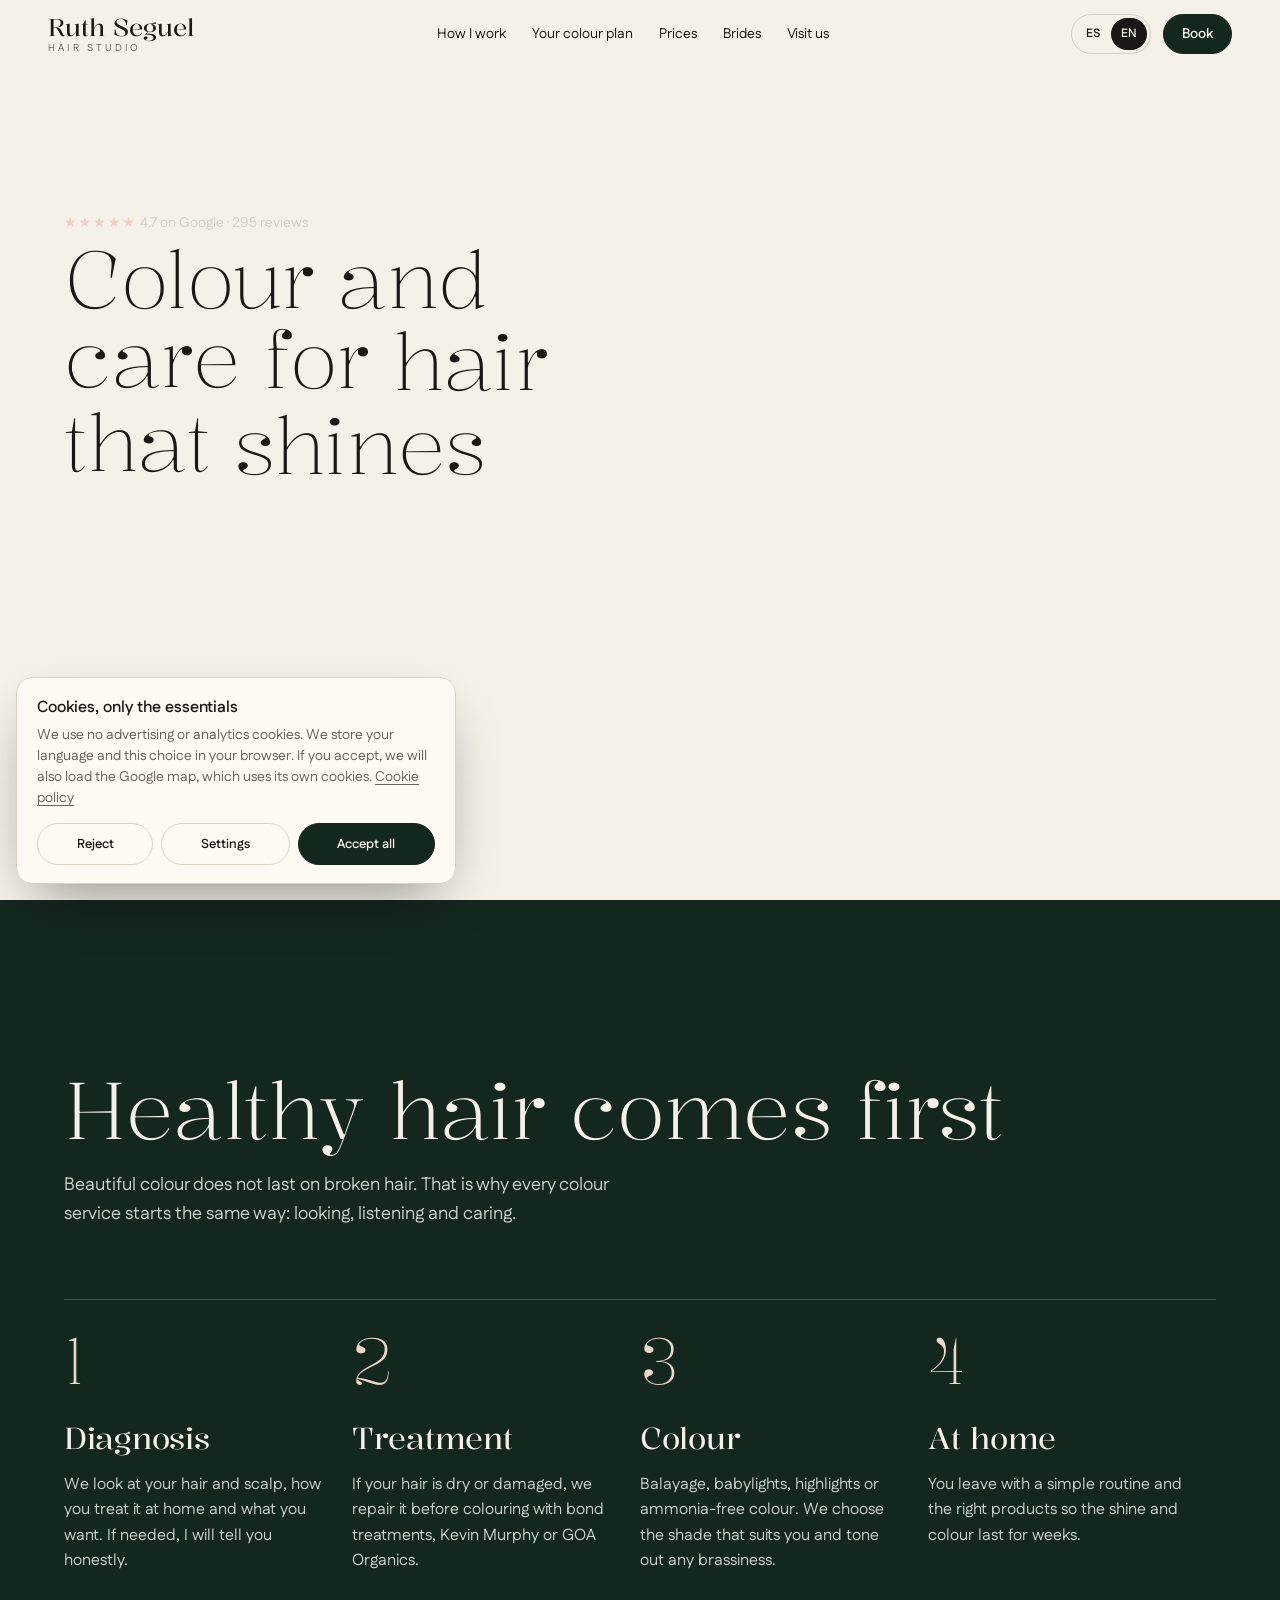
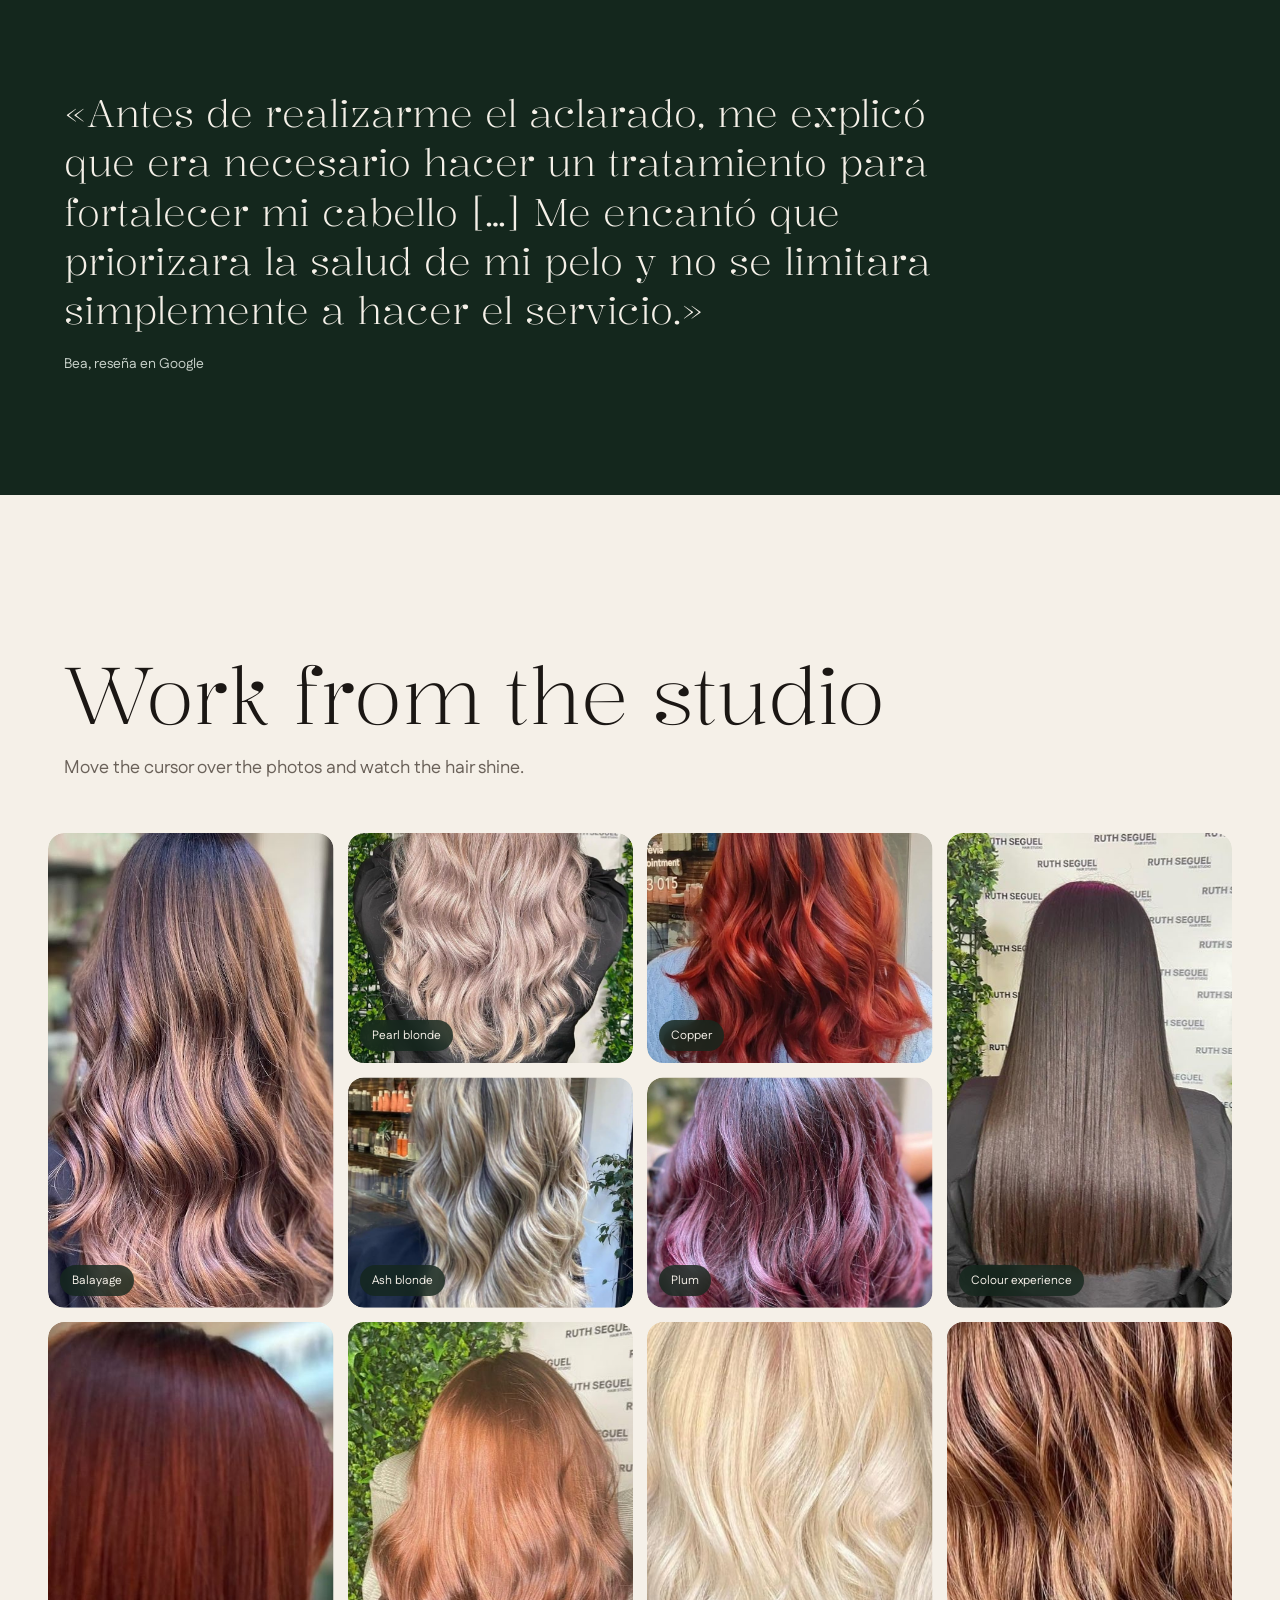
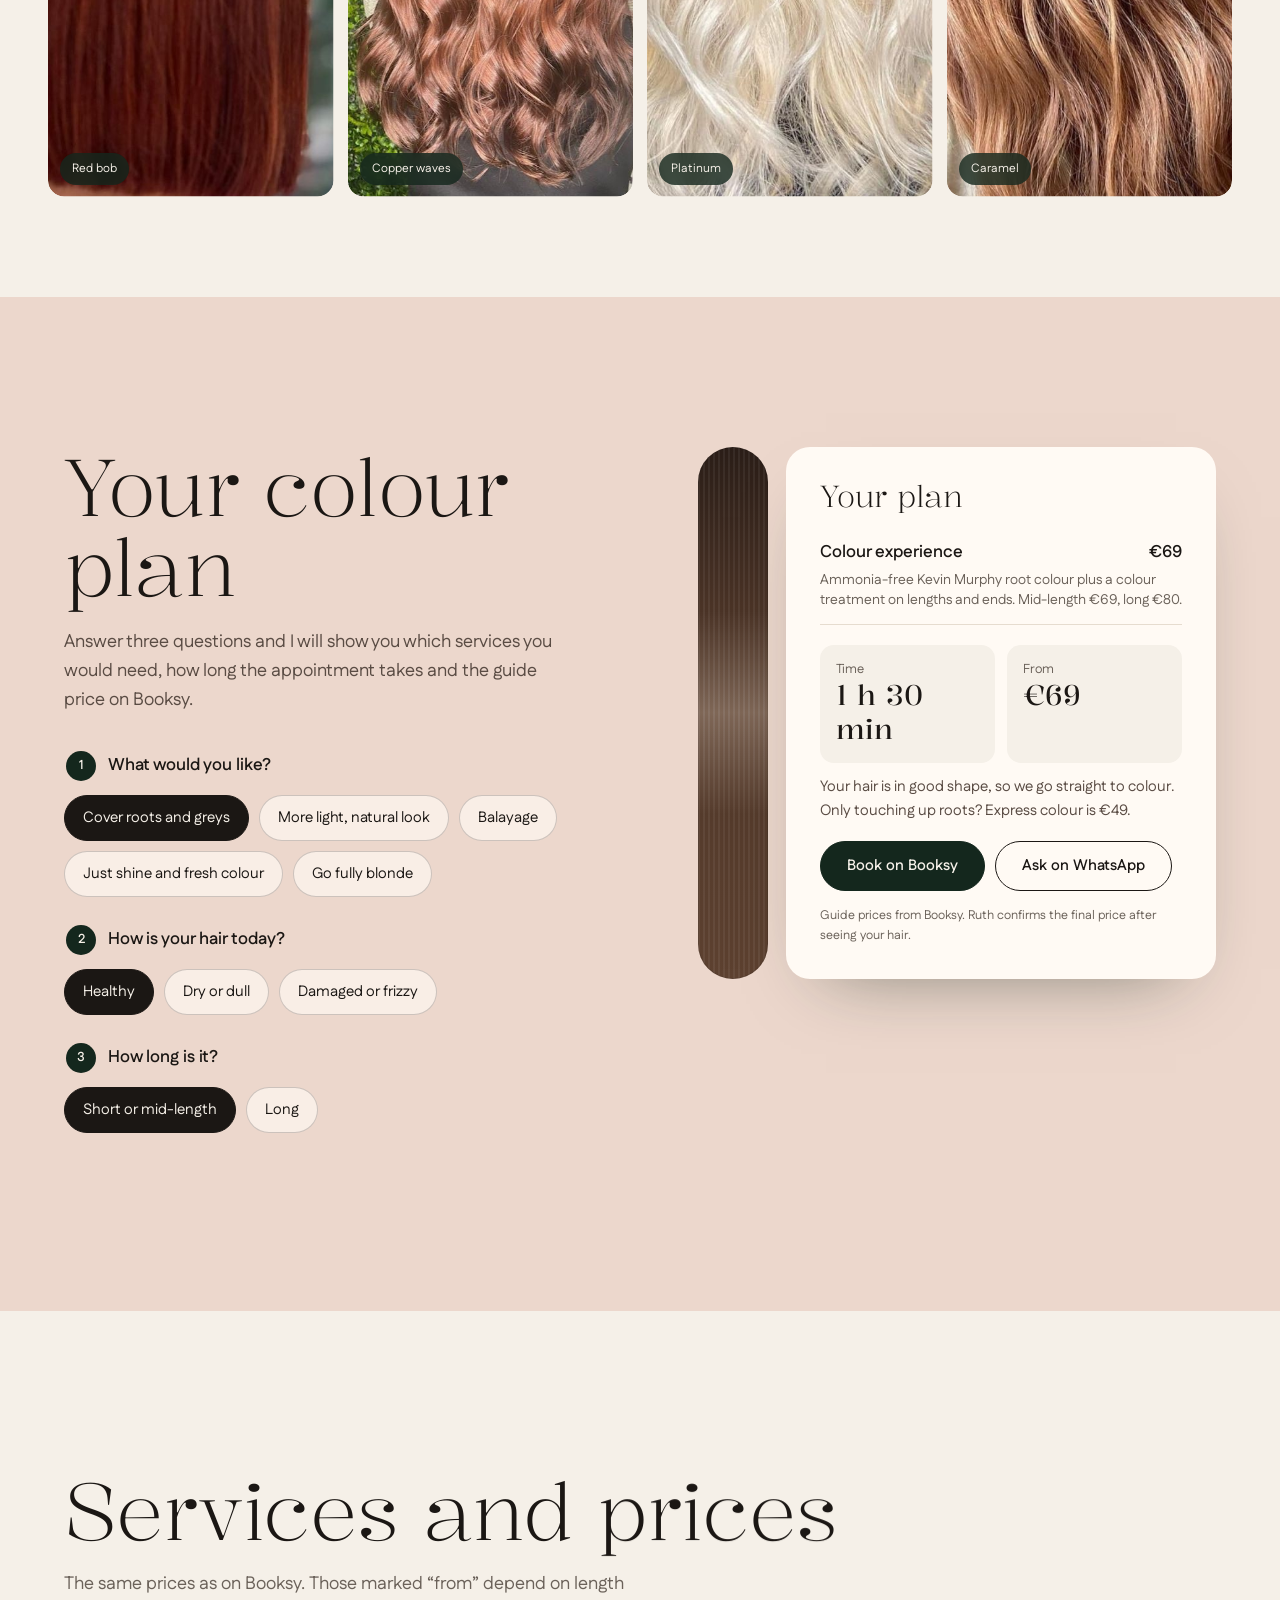
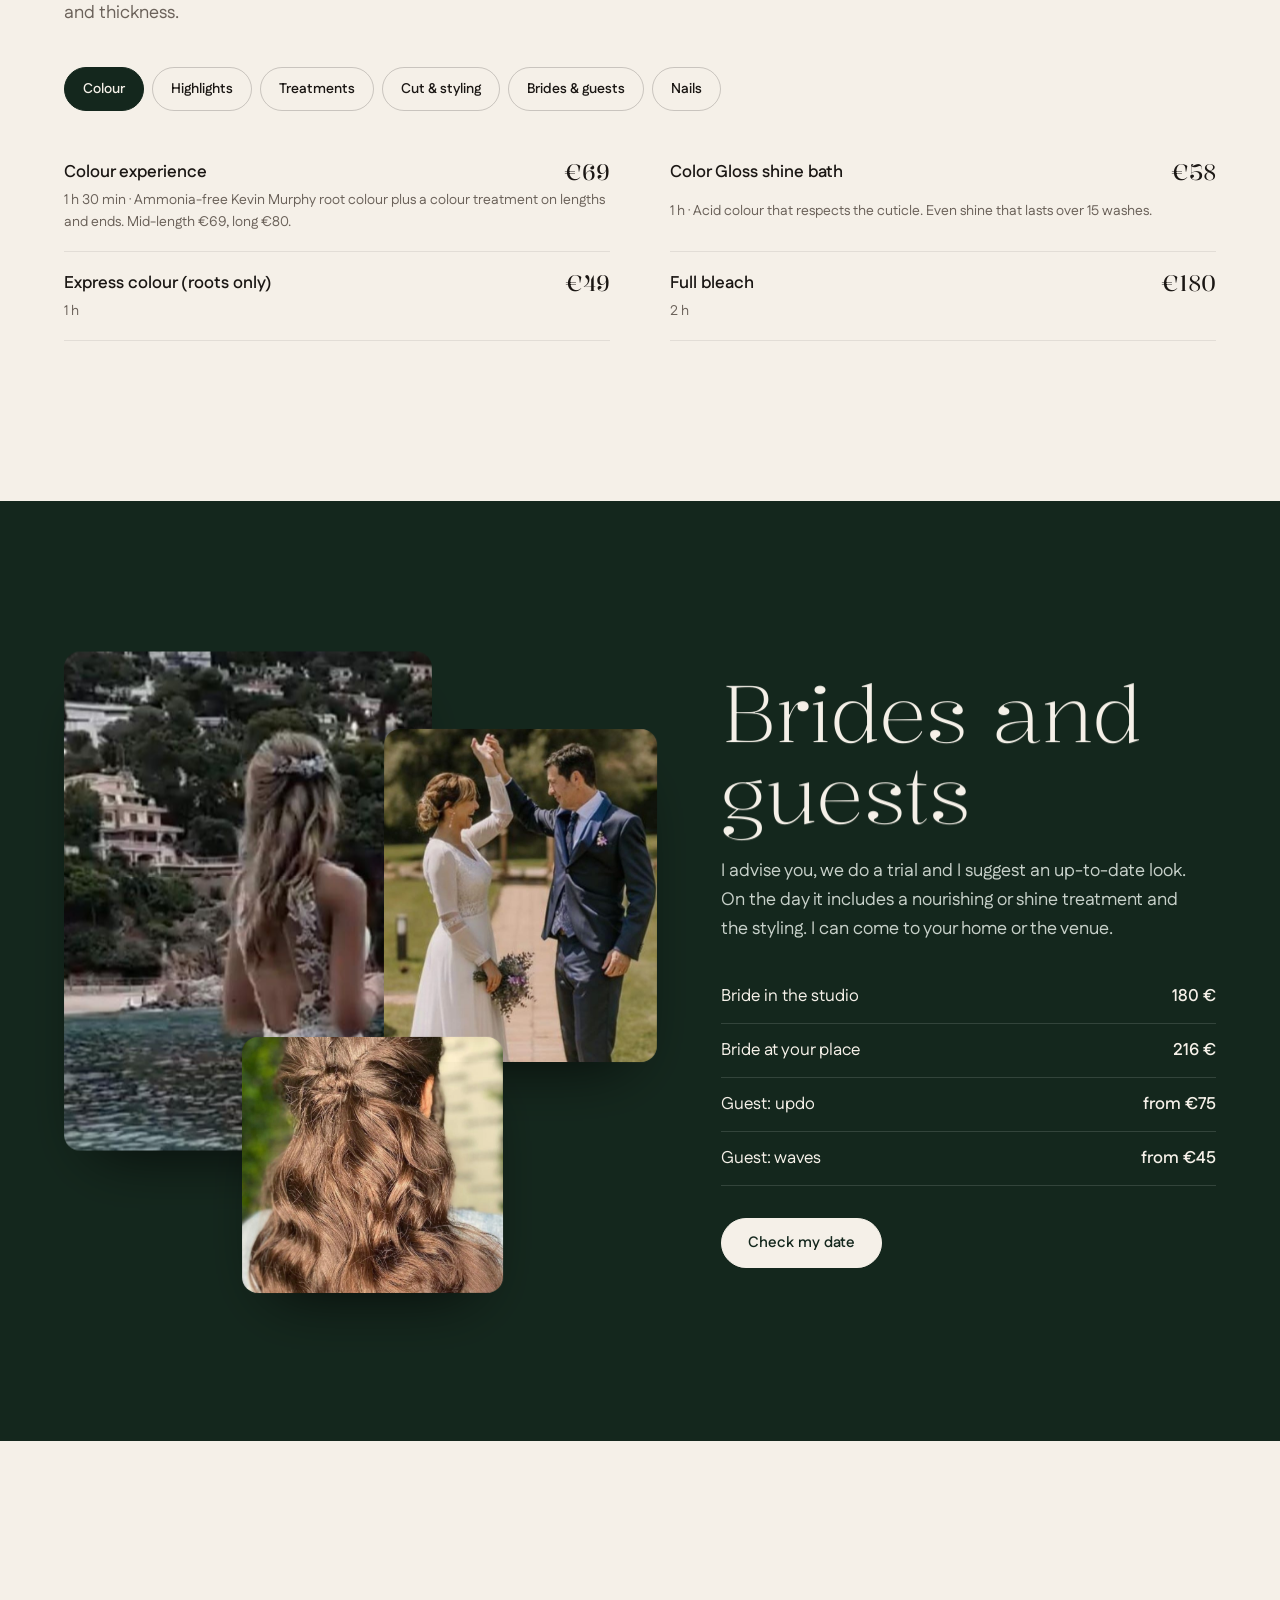
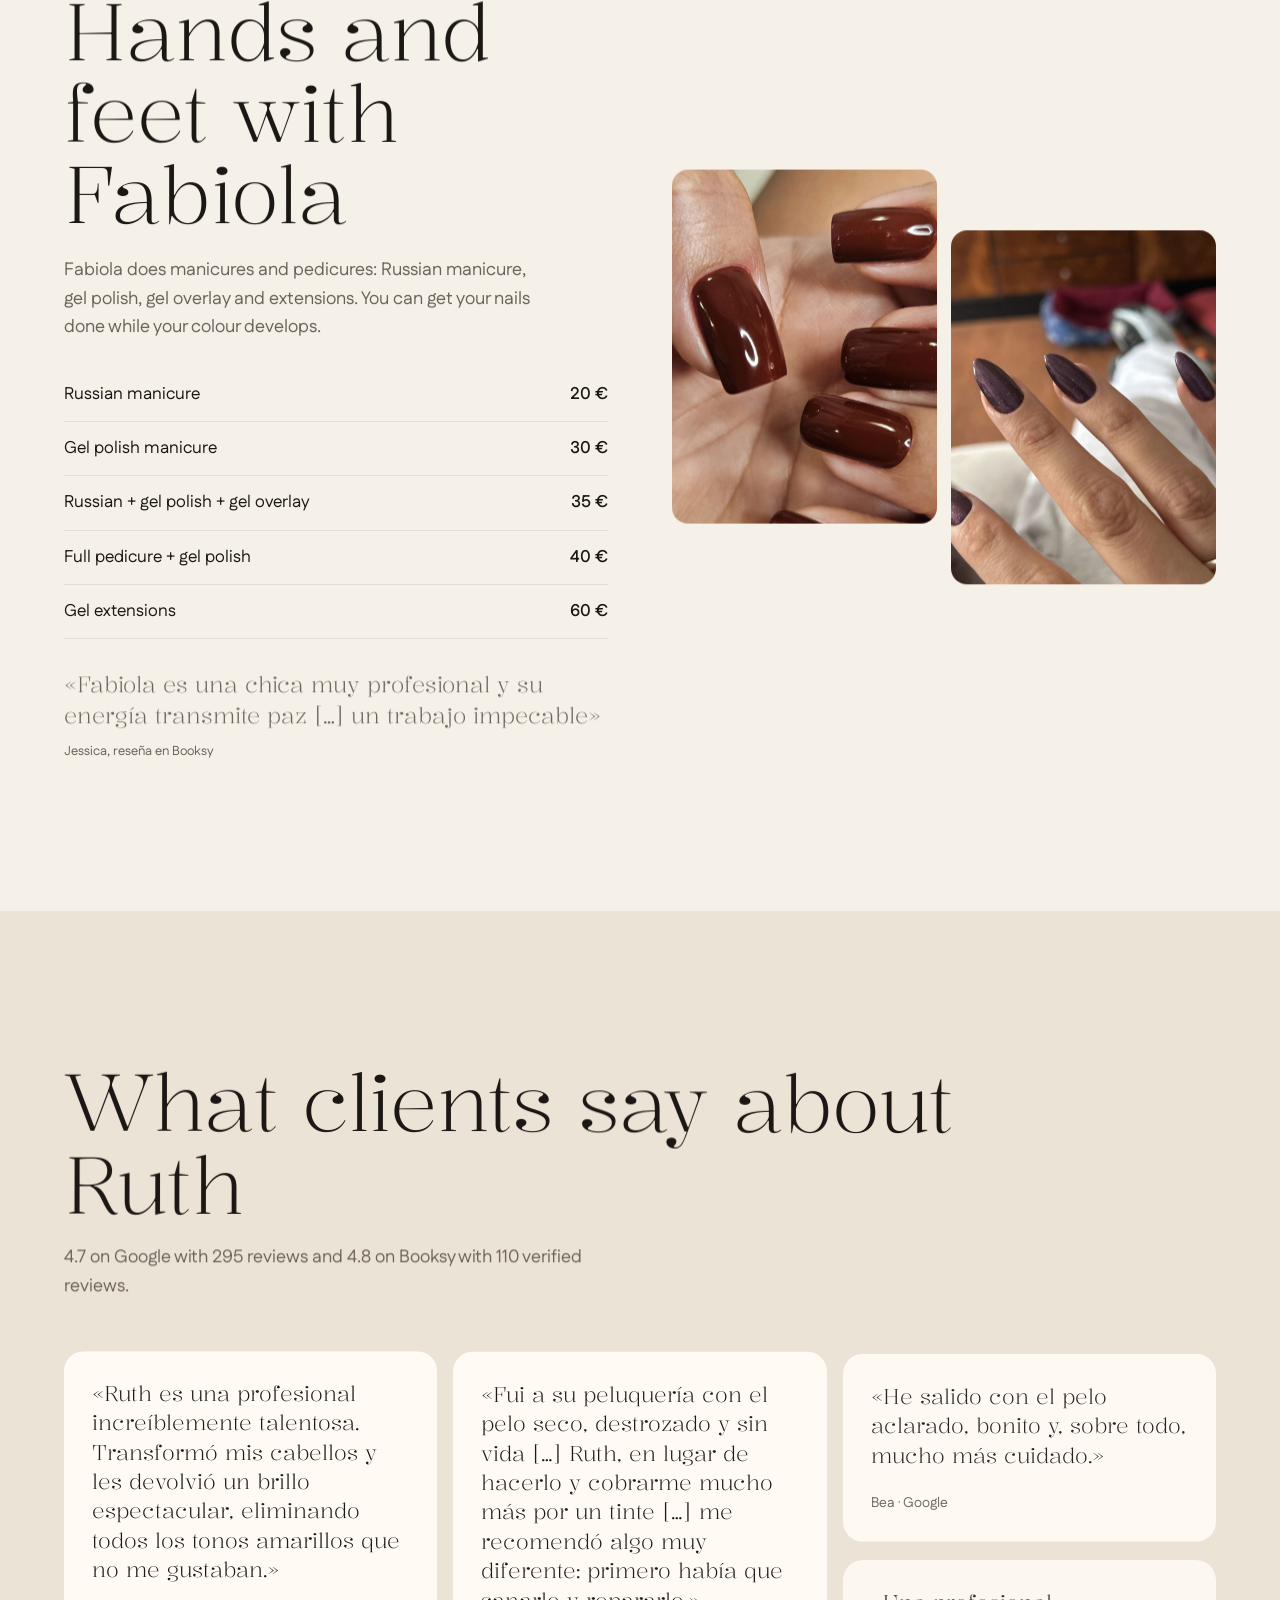
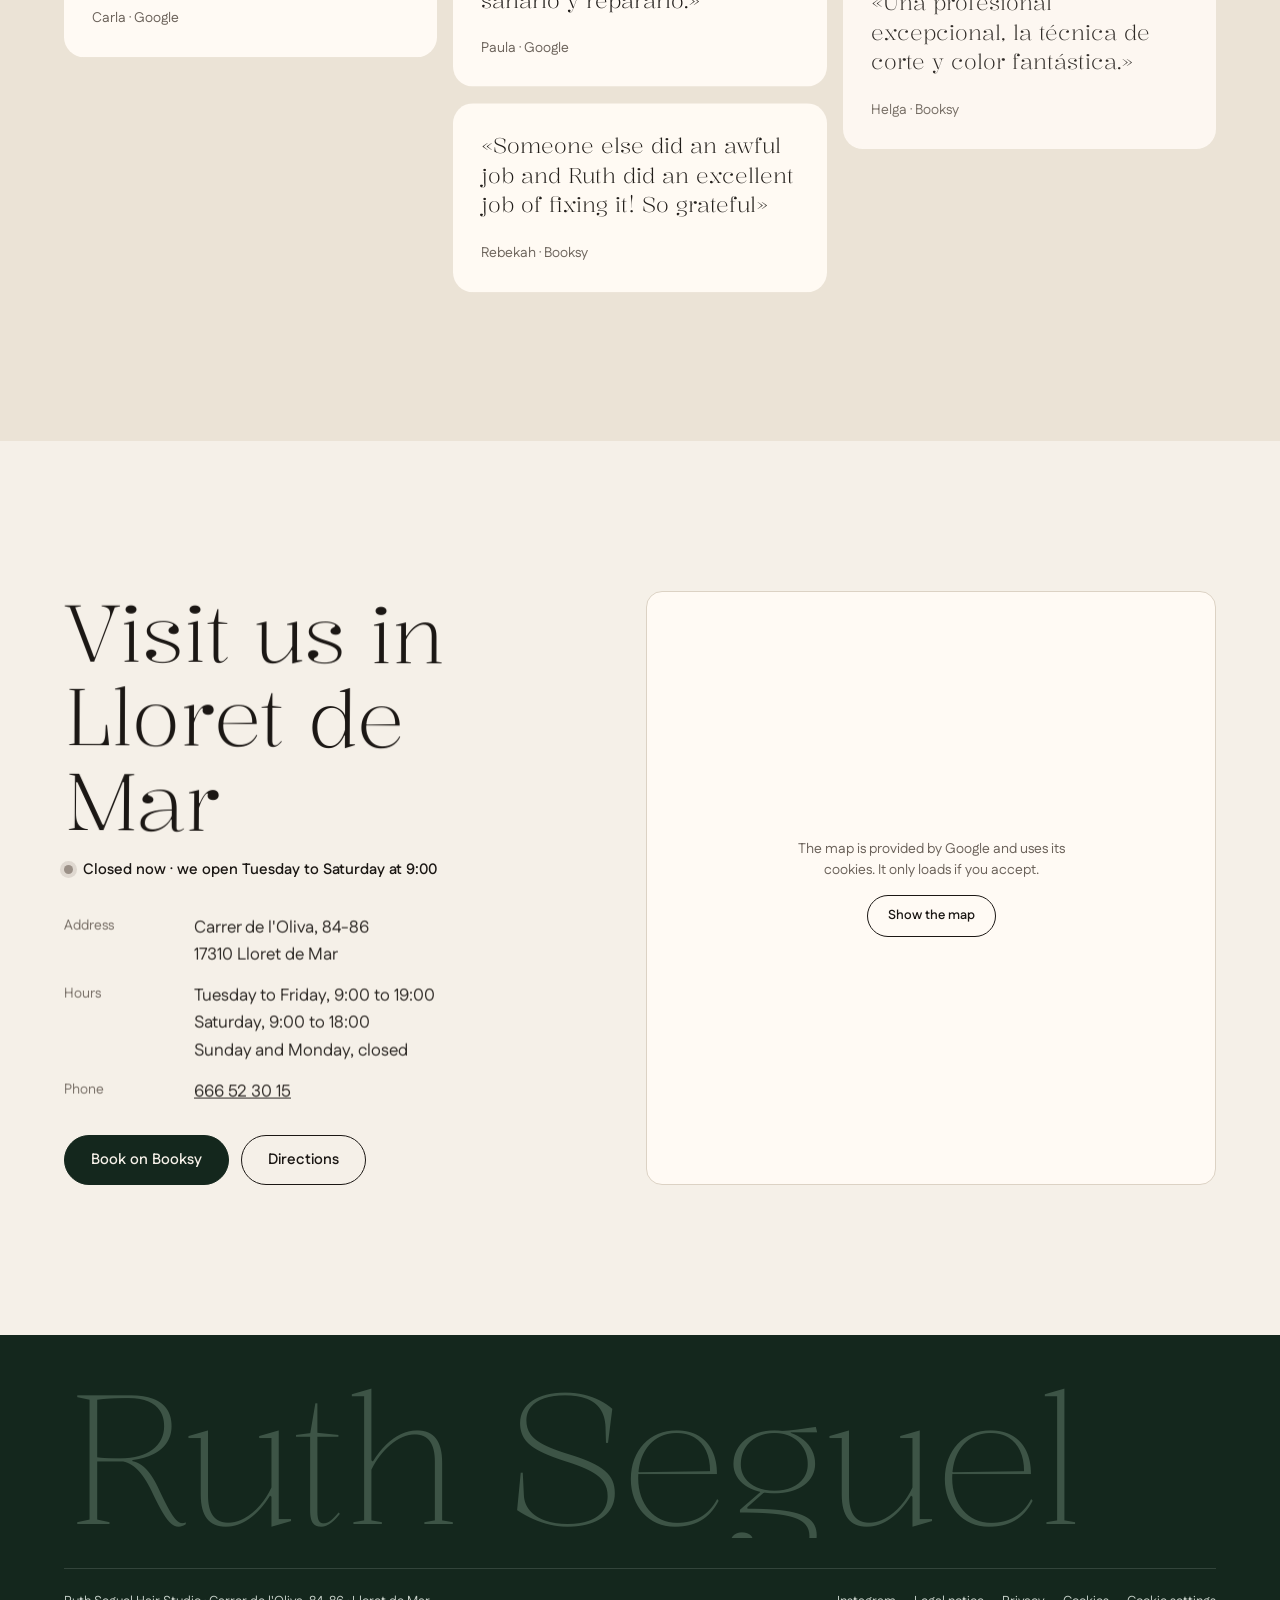
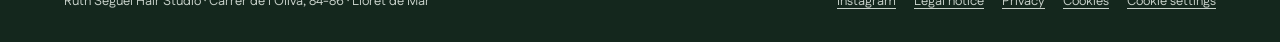
<file: index.html>
<!doctype html>
<html lang="es">
<head>
<meta charset="utf-8">
<meta name="viewport" content="width=device-width, initial-scale=1, viewport-fit=cover">
<title>Ruth Seguel Hair Studio · Peluquería y color en Lloret de Mar</title>
<meta name="description" content="Peluquería en Lloret de Mar especializada en color, balayage y tratamientos. Primero cuidamos la salud de tu pelo y después le damos color. Reserva en Booksy.">
<meta name="theme-color" content="#14271d">
<link rel="icon" href="assets/favicon.svg" type="image/svg+xml">
<meta property="og:title" content="Ruth Seguel Hair Studio · Lloret de Mar">
<meta property="og:description" content="Color, balayage y tratamientos capilares. Primero la salud de tu pelo, después el color.">
<meta property="og:image" content="assets/img/hero.jpg">
<meta property="og:type" content="website">
<link rel="stylesheet" href="css/fonts.css">
<link rel="stylesheet" href="css/style.css">
<link rel="stylesheet" href="css/legal.css">
<script type="application/ld+json">
{"@context":"https://schema.org","@type":"HairSalon","name":"Ruth Seguel Hair Studio","image":"assets/img/hero.jpg","telephone":"+34666523015","address":{"@type":"PostalAddress","streetAddress":"Carrer de l'Oliva, 84-86","postalCode":"17310","addressLocality":"Lloret de Mar","addressRegion":"Girona","addressCountry":"ES"},"geo":{"@type":"GeoCoordinates","latitude":41.7010324,"longitude":2.8437343},"openingHoursSpecification":[{"@type":"OpeningHoursSpecification","dayOfWeek":["Tuesday","Wednesday","Thursday","Friday"],"opens":"09:00","closes":"19:00"},{"@type":"OpeningHoursSpecification","dayOfWeek":"Saturday","opens":"09:00","closes":"18:00"}],"aggregateRating":{"@type":"AggregateRating","ratingValue":"4.7","reviewCount":"295"},"sameAs":["https://www.instagram.com/ruthseguelhairstudio/","https://booksy.com/es-es/60523_ruth-seguel-hair-studio_peluqueria_50365_canyelles"]}
</script>
</head>
<body>
<a class="skip" href="#main" data-i18n="skip">Saltar al contenido</a>

<div class="loader" aria-hidden="true">
  <p class="loader-name"><span>Ruth</span> <span>Seguel</span></p>
  <p class="loader-sub">Hair Studio · Lloret de Mar</p>
</div>

<header class="top">
  <a class="brand" href="#main" aria-label="Ruth Seguel Hair Studio, inicio"><span class="brand-r">Ruth Seguel</span><span class="brand-s">Hair Studio</span></a>
  <nav class="nav" aria-label="Principal">
    <a href="#metodo" data-i18n="n1">Cómo trabajo</a>
    <a href="#plan" data-i18n="n2">Tu plan de color</a>
    <a href="#precios" data-i18n="n3">Precios</a>
    <a href="#novias" data-i18n="n4">Novias</a>
    <a href="#visita" data-i18n="n5">Visítanos</a>
  </nav>
  <div class="top-r">
    <div class="langs" role="group" aria-label="Idioma"><button type="button" data-lang="es">ES</button><button type="button" data-lang="en">EN</button></div>
    <a class="btn btn-sm" href="https://booksy.com/es-es/60523_ruth-seguel-hair-studio_peluqueria_50365_canyelles" target="_blank" rel="noopener" data-i18n="book">Reservar</a>
  </div>
</header>

<main id="main">
  <!-- PORTADA -->
  <section class="hero">
    <div class="hero-txt">
      <p class="hero-rate"><span class="stars" aria-hidden="true">★★★★★</span> <span data-i18n="rate">4,7 en Google · 295 reseñas</span></p>
      <h1 class="hero-h split" data-i18n="h1">Color y cuidado para un pelo que brilla</h1>
      <p class="hero-p" data-i18n="hp">Soy Ruth Seguel, estilista y colorista en Lloret de Mar. Antes de teñir miro cómo está tu pelo: primero lo cuidamos y después le damos el color que buscas.</p>
      <div class="hero-cta">
        <a class="btn" href="https://booksy.com/es-es/60523_ruth-seguel-hair-studio_peluqueria_50365_canyelles" target="_blank" rel="noopener" data-i18n="bookB">Reservar en Booksy</a>
        <a class="btn btn-line" href="#plan" data-i18n="planB">Crear mi plan de color</a>
      </div>
      <ul class="hero-facts">
        <li><b>Kevin Murphy</b><span data-i18n="f1">color sin amoníaco</span></li>
        <li><b>GOA Organics</b><span data-i18n="f2">tratamientos naturales</span></li>
        <li><b>Booksy 4,8</b><span data-i18n="f3">110 reseñas verificadas</span></li>
      </ul>
    </div>
    <figure class="hero-img gloss gloss-auto">
      <img src="assets/img/hero.jpg" alt="Melena castaña lisa con mucho brillo, de espaldas, en el estudio de Ruth Seguel" width="1220" height="813" data-i18n-attr="alt:heroAlt">
      <figcaption data-i18n="heroCap">Color experience + tratamiento. Brillo de verdad, sin filtros.</figcaption>
    </figure>
  </section>

  <!-- MÉTODO -->
  <section class="metodo" id="metodo">
    <div class="sec-head">
      <h2 class="split" data-i18n="mh">Primero, la salud de tu pelo</h2>
      <p data-i18n="mp">Un color bonito dura poco sobre un pelo roto. Por eso cada servicio de color empieza igual: mirando, escuchando y cuidando.</p>
    </div>
    <ol class="steps">
      <li class="step">
        <span class="step-n">1</span>
        <h3 data-i18n="s1h">Diagnóstico</h3>
        <p data-i18n="s1p">Miramos tu pelo y tu cuero cabelludo, cómo lo tratas en casa y qué quieres conseguir. Si hace falta, te lo digo con sinceridad.</p>
      </li>
      <li class="step">
        <span class="step-n">2</span>
        <h3 data-i18n="s2h">Tratamiento</h3>
        <p data-i18n="s2p">Si tu pelo está seco o dañado, lo reparamos antes del color con tratamientos de enlaces, Kevin Murphy o GOA Organics.</p>
      </li>
      <li class="step">
        <span class="step-n">3</span>
        <h3 data-i18n="s3h">Color</h3>
        <p data-i18n="s3p">Balayage, babylights, mechas o color sin amoníaco. Elegimos el tono que te favorece y lo matizamos para quitar los amarillos.</p>
      </li>
      <li class="step">
        <span class="step-n">4</span>
        <h3 data-i18n="s4h">En casa</h3>
        <p data-i18n="s4p">Te llevas una rutina sencilla y los productos adecuados para que el brillo y el color duren semanas.</p>
      </li>
    </ol>
    <blockquote class="metodo-q">
      <p lang="es">«Antes de realizarme el aclarado, me explicó que era necesario hacer un tratamiento para fortalecer mi cabello […] Me encantó que priorizara la salud de mi pelo y no se limitara simplemente a hacer el servicio.»</p>
      <cite>Bea, reseña en Google</cite>
    </blockquote>
  </section>

  <!-- GALERÍA -->
  <section class="galeria" aria-labelledby="gal-h">
    <div class="sec-head sec-head-row">
      <h2 id="gal-h" class="split" data-i18n="gh">Trabajos del estudio</h2>
      <p class="gal-tip"><span class="tip-fine" data-i18n="gtip">Pasa el cursor por las fotos y mira cómo brilla el pelo.</span><span class="tip-touch" data-i18n="gtipT">Toca una foto para ver el brillo.</span></p>
    </div>
    <div class="gal">
      <figure class="g g-tall gloss"><img src="assets/img/balayage-rosa.jpg" alt="Balayage castaño con reflejos rosados en ondas" width="816" height="816" loading="lazy" data-i18n-attr="alt:a1"><figcaption>Balayage</figcaption></figure>
      <figure class="g gloss"><img src="assets/img/perla.jpg" alt="Rubio perla en ondas suaves" width="1220" height="813" loading="lazy" data-i18n-attr="alt:a2"><figcaption data-i18n="c2">Rubio perla</figcaption></figure>
      <figure class="g gloss"><img src="assets/img/cobre-rizos.jpg" alt="Melena cobriza con rizos marcados" width="1220" height="813" loading="lazy" data-i18n-attr="alt:a3"><figcaption data-i18n="c3">Cobre</figcaption></figure>
      <figure class="g g-tall gloss"><img src="assets/img/liso-brillo.jpg" alt="Pelo castaño oscuro, liso y brillante" width="817" height="817" loading="lazy" data-i18n-attr="alt:a4"><figcaption data-i18n="c4">Color experience</figcaption></figure>
      <figure class="g gloss"><img src="assets/img/ceniza.jpg" alt="Rubio ceniza con ondas" width="1220" height="813" loading="lazy" data-i18n-attr="alt:a5"><figcaption data-i18n="c5">Rubio ceniza</figcaption></figure>
      <figure class="g gloss"><img src="assets/img/ciruela.jpg" alt="Melena con reflejos ciruela" width="1220" height="813" loading="lazy" data-i18n-attr="alt:a6"><figcaption data-i18n="c6">Ciruela</figcaption></figure>
      <figure class="g g-tall gloss"><img src="assets/img/bob-rojo.jpg" alt="Bob recto en rojo intenso" width="1220" height="813" loading="lazy" data-i18n-attr="alt:a7"><figcaption data-i18n="c7">Bob rojo</figcaption></figure>
      <figure class="g g-tall gloss"><img src="assets/img/cobre-ondas.jpg" alt="Ondas cobrizas largas" width="765" height="765" loading="lazy" data-i18n-attr="alt:a8"><figcaption data-i18n="c8">Ondas cobre</figcaption></figure>
      <figure class="g g-tall gloss"><img src="assets/img/platino.jpg" alt="Rubio platino con rizos" width="1220" height="813" loading="lazy" data-i18n-attr="alt:a9"><figcaption data-i18n="c9">Platino</figcaption></figure>
      <figure class="g g-tall gloss"><img src="assets/img/caramelo.jpg" alt="Castaño caramelo en ondas" width="1220" height="813" loading="lazy" data-i18n-attr="alt:a10"><figcaption data-i18n="c10">Caramelo</figcaption></figure>
    </div>
  </section>

  <!-- PLAN DE COLOR -->
  <section class="plan" id="plan" aria-labelledby="plan-h">
    <div class="plan-in">
      <div class="plan-l">
        <h2 id="plan-h" class="split" data-i18n="ph">Tu plan de color</h2>
        <p data-i18n="pp">Contesta tres preguntas y te enseño qué servicios necesitarías, cuánto dura la cita y el precio orientativo según Booksy.</p>
        <form class="pq" id="pq">
          <fieldset>
            <legend><span>1</span> <span data-i18n="q1">¿Qué te gustaría?</span></legend>
            <div class="opts">
              <label><input type="radio" name="goal" value="raiz" checked><span data-i18n="o1">Cubrir la raíz y canas</span></label>
              <label><input type="radio" name="goal" value="luz"><span data-i18n="o2">Más luz, natural</span></label>
              <label><input type="radio" name="goal" value="balayage"><span data-i18n="o3">Balayage</span></label>
              <label><input type="radio" name="goal" value="brillo"><span data-i18n="o4">Solo brillo y color fresco</span></label>
              <label><input type="radio" name="goal" value="rubio"><span data-i18n="o5">Cambio total a rubio</span></label>
            </div>
          </fieldset>
          <fieldset>
            <legend><span>2</span> <span data-i18n="q2">¿Cómo está tu pelo hoy?</span></legend>
            <div class="opts">
              <label><input type="radio" name="hair" value="sano" checked><span data-i18n="h1o">Sano</span></label>
              <label><input type="radio" name="hair" value="seco"><span data-i18n="h2o">Seco o sin brillo</span></label>
              <label><input type="radio" name="hair" value="roto"><span data-i18n="h3o">Dañado o con frizz</span></label>
            </div>
          </fieldset>
          <fieldset>
            <legend><span>3</span> <span data-i18n="q3">¿Qué largo tienes?</span></legend>
            <div class="opts">
              <label><input type="radio" name="len" value="corto" checked><span data-i18n="l1">Corto o media melena</span></label>
              <label><input type="radio" name="len" value="largo"><span data-i18n="l2">Largo</span></label>
            </div>
          </fieldset>
        </form>
      </div>
      <div class="plan-r">
        <div class="swatch" aria-hidden="true"><i></i></div>
        <article class="card" aria-live="polite">
          <p class="card-k" data-i18n="ck">Tu plan</p>
          <ol class="card-list" id="planList"></ol>
          <div class="card-tot">
            <div><span data-i18n="ct">Duración</span><b id="planTime">-</b></div>
            <div><span data-i18n="cp">Desde</span><b id="planPrice">-</b></div>
          </div>
          <p class="card-note" id="planNote"></p>
          <div class="card-cta">
            <a class="btn" href="https://booksy.com/es-es/60523_ruth-seguel-hair-studio_peluqueria_50365_canyelles" target="_blank" rel="noopener" data-i18n="bookB">Reservar en Booksy</a>
            <a class="btn btn-line" id="planWa" href="https://wa.me/34666523015" target="_blank" rel="noopener" data-i18n="ask">Preguntar por WhatsApp</a>
          </div>
          <p class="card-small" data-i18n="cs">Precios orientativos de Booksy. El definitivo te lo confirma Ruth tras ver tu pelo.</p>
        </article>
      </div>
    </div>
  </section>

  <!-- PRECIOS -->
  <section class="precios" id="precios" aria-labelledby="pr-h">
    <div class="sec-head sec-head-row">
      <h2 id="pr-h" class="split" data-i18n="prh">Servicios y precios</h2>
      <p data-i18n="prp">Los mismos precios que en Booksy. Los marcados con «desde» dependen del largo y de la cantidad de pelo.</p>
    </div>
    <div class="tabs" role="tablist" aria-label="Categorías" id="tabs"></div>
    <div class="menu" id="menu" role="tabpanel"></div>
  </section>

  <!-- NOVIAS -->
  <section class="novias" id="novias" aria-labelledby="nv-h">
    <div class="nv-imgs">
      <img class="nv-a" src="assets/img/novia-playa.jpg" alt="Novia de espaldas con recogido junto al mar" width="1220" height="813" loading="lazy" data-i18n-attr="alt:nva">
      <img class="nv-b" src="assets/img/novia-1.jpg" alt="Novia con ramo y peinado recogido" width="1220" height="813" loading="lazy" data-i18n-attr="alt:nvb">
      <img class="nv-c" src="assets/img/semirrecogido.jpg" alt="Semirrecogido con trenza y ondas" width="1220" height="813" loading="lazy" data-i18n-attr="alt:nvc">
    </div>
    <div class="nv-txt">
      <h2 id="nv-h" class="split" data-i18n="nvh">Novias e invitadas</h2>
      <p data-i18n="nvp">Te asesoro, hacemos una prueba de peinado y te propongo un look actual. El día de la boda incluye un tratamiento de nutrición o brillo y el peinado. Puedo ir a tu casa o al lugar de la boda.</p>
      <ul class="nv-list">
        <li><span data-i18n="nv1">Novia en el estudio</span><b>180 €</b></li>
        <li><span data-i18n="nv2">Novia a domicilio</span><b>216 €</b></li>
        <li><span data-i18n="nv3">Invitada: recogido</span><b data-i18n="from75">desde 75 €</b></li>
        <li><span data-i18n="nv4">Invitada: peinado con ondas</span><b data-i18n="from45">desde 45 €</b></li>
      </ul>
      <a class="btn btn-light" href="https://wa.me/34666523015?text=Hola%20Ruth%2C%20me%20caso%20y%20me%20gustar%C3%ADa%20informaci%C3%B3n%20para%20el%20peinado%20de%20novia." target="_blank" rel="noopener" data-i18n="nvB">Consultar mi fecha</a>
    </div>
  </section>

  <!-- MANOS -->
  <section class="manos" aria-labelledby="mn-h">
    <div class="mn-txt">
      <h2 id="mn-h" class="split" data-i18n="mnh">Manos y pies con Fabiola</h2>
      <p data-i18n="mnp">Fabiola se ocupa de la manicura y la pedicura: manicura rusa, semipermanente, refuerzo de gel y extensiones. Puedes hacerte las uñas mientras te pones el color.</p>
      <ul class="mn-list">
        <li><span data-i18n="mn1">Manicura rusa</span><b>20 €</b></li>
        <li><span data-i18n="mn2">Manicura semipermanente</span><b>30 €</b></li>
        <li><span data-i18n="mn3">Rusa + semipermanente + refuerzo de gel</span><b>35 €</b></li>
        <li><span data-i18n="mn4">Pedicura completa + semipermanente</span><b>40 €</b></li>
        <li><span data-i18n="mn5">Extensión de gel</span><b>60 €</b></li>
      </ul>
      <blockquote class="mn-q"><p lang="es">«Fabiola es una chica muy profesional y su energía transmite paz […] un trabajo impecable»</p><cite>Jessica, reseña en Booksy</cite></blockquote>
    </div>
    <div class="mn-imgs">
      <img src="assets/img/unas-granate.jpg" alt="Uñas cortas en granate brillante" width="1600" height="1199" loading="lazy" data-i18n-attr="alt:mna">
      <img src="assets/img/unas-ciruela.jpg" alt="Uñas almendradas en ciruela" width="1600" height="1200" loading="lazy" data-i18n-attr="alt:mnb">
    </div>
  </section>

  <!-- RESEÑAS -->
  <section class="resenas" aria-labelledby="rs-h">
    <div class="sec-head">
      <h2 id="rs-h" class="split" data-i18n="rsh">Lo que dicen de Ruth</h2>
      <p data-i18n="rsp">4,7 en Google con 295 reseñas y 4,8 en Booksy con 110 reseñas de clientas verificadas.</p>
    </div>
    <div class="rs">
      <figure class="r">
        <blockquote lang="es">«Ruth es una profesional increíblemente talentosa. Transformó mis cabellos y les devolvió un brillo espectacular, eliminando todos los tonos amarillos que no me gustaban.»</blockquote>
        <figcaption>Carla · Google</figcaption>
      </figure>
      <figure class="r">
        <blockquote lang="es">«Fui a su peluquería con el pelo seco, destrozado y sin vida […] Ruth, en lugar de hacerlo y cobrarme mucho más por un tinte […] me recomendó algo muy diferente: primero había que sanarlo y repararlo.»</blockquote>
        <figcaption>Paula · Google</figcaption>
      </figure>
      <figure class="r">
        <blockquote lang="en">«Someone else did an awful job and Ruth did an excellent job of fixing it! So grateful»</blockquote>
        <figcaption>Rebekah · Booksy</figcaption>
      </figure>
      <figure class="r">
        <blockquote lang="es">«He salido con el pelo aclarado, bonito y, sobre todo, mucho más cuidado.»</blockquote>
        <figcaption>Bea · Google</figcaption>
      </figure>
      <figure class="r">
        <blockquote lang="es">«Una profesional excepcional, la técnica de corte y color fantástica.»</blockquote>
        <figcaption>Helga · Booksy</figcaption>
      </figure>
    </div>
  </section>

  <!-- VISITA -->
  <section class="visita" id="visita" aria-labelledby="vs-h">
    <div class="vs-txt">
      <h2 id="vs-h" class="split" data-i18n="vsh">Visítanos en Lloret de Mar</h2>
      <p class="now" id="now"></p>
      <dl class="vs-dl">
        <dt data-i18n="vd1">Dirección</dt><dd>Carrer de l'Oliva, 84-86<br>17310 Lloret de Mar</dd>
        <dt data-i18n="vd2">Horario</dt><dd><span data-i18n="hr1">Martes a viernes, 9:00 a 19:00</span><br><span data-i18n="hr2">Sábado, 9:00 a 18:00</span><br><span data-i18n="hr3">Domingo y lunes, cerrado</span></dd>
        <dt data-i18n="vd3">Teléfono</dt><dd><a href="tel:+34666523015">666 52 30 15</a></dd>
      </dl>
      <div class="vs-cta">
        <a class="btn" href="https://booksy.com/es-es/60523_ruth-seguel-hair-studio_peluqueria_50365_canyelles" target="_blank" rel="noopener" data-i18n="bookB">Reservar en Booksy</a>
        <a class="btn btn-line" href="https://www.google.com/maps/dir/?api=1&destination=Ruth+Seguel+Hair+Studio+Lloret+de+Mar" target="_blank" rel="noopener" data-i18n="route">Cómo llegar</a>
      </div>
    </div>
    <div class="cc-map vs-map" data-src="https://www.google.com/maps?q=Peluquer%C3%ADa+Ruth+Seguel+Hair+Studio,+Carrer+de+l'Oliva+84,+17310+Lloret+de+Mar&output=embed" data-title="Mapa: Ruth Seguel Hair Studio"></div>
  </section>
</main>

<footer class="foot">
  <div class="foot-big" aria-hidden="true">Ruth Seguel</div>
  <div class="foot-row">
    <p>Ruth Seguel Hair Studio · Carrer de l'Oliva, 84-86 · Lloret de Mar</p>
    <nav class="foot-links" aria-label="Información legal">
      <a href="https://www.instagram.com/ruthseguelhairstudio/" target="_blank" rel="noopener">Instagram</a>
      <a href="aviso-legal.html" data-i18n="lg1">Aviso legal</a>
      <a href="privacidad.html" data-i18n="lg2">Privacidad</a>
      <a href="cookies.html" data-i18n="lg3">Cookies</a>
      <button type="button" data-cookies-open data-i18n="lg4">Configurar cookies</button>
    </nav>
  </div>
</footer>

<script src="js/en.js"></script>
<script src="js/i18n.js" data-site="ruth-seguel-hair-studio"></script>
<script src="js/consent.js" data-site="ruth-seguel-hair-studio"></script>
<script src="js/vendor/gsap.min.js"></script>
<script src="js/vendor/ScrollTrigger.min.js"></script>
<script src="js/main.js"></script>
</body>
</html>
</file>
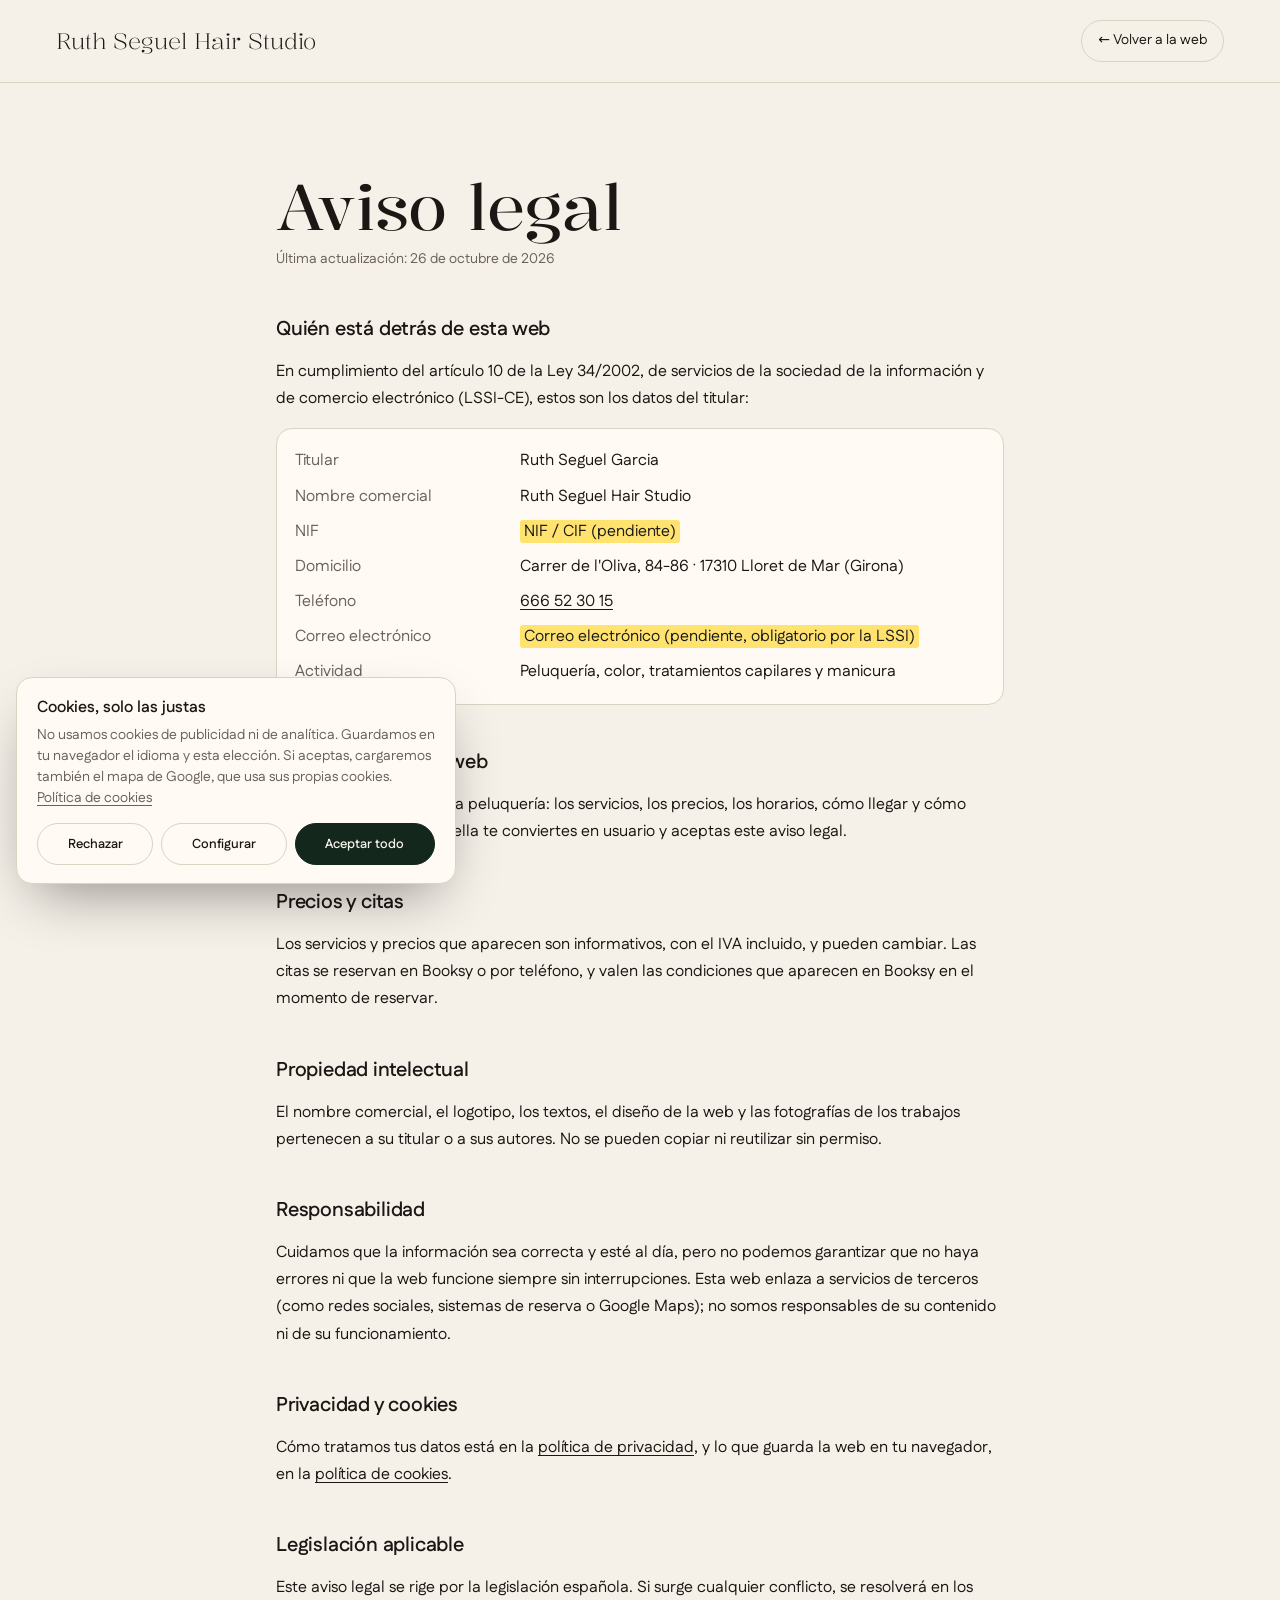
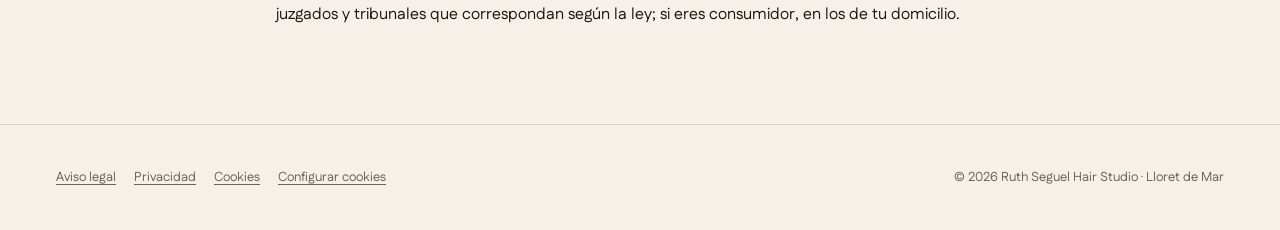
<file: aviso-legal.html>
<!doctype html>
<html lang="es">
<head>
<meta charset="utf-8">
<meta name="viewport" content="width=device-width, initial-scale=1, viewport-fit=cover">
<title>Aviso legal · Ruth Seguel Hair Studio</title>
<meta name="robots" content="noindex, follow">
<meta name="theme-color" content="#14271d">
<link rel="icon" href="assets/favicon.svg" type="image/svg+xml">
<link rel="stylesheet" href="css/fonts.css">
<link rel="stylesheet" href="css/style.css">
<link rel="stylesheet" href="css/legal.css">
</head>
<body class="legal-page">
<header class="legal-top">
  <a class="legal-brand" href="./">Ruth Seguel Hair Studio</a>
  <a class="legal-back" href="./">&larr; Volver a la web</a>
</header>
<main class="legal">
  <h1>Aviso legal</h1>
  <p class="upd">Última actualización: 26 de octubre de 2026</p>

  <h2>Quién está detrás de esta web</h2>
  <p>En cumplimiento del artículo 10 de la Ley 34/2002, de servicios de la sociedad de la información y de comercio electrónico (LSSI-CE), estos son los datos del titular:</p>
  <dl>
    <dt>Titular</dt><dd>Ruth Seguel Garcia</dd>
    <dt>Nombre comercial</dt><dd>Ruth Seguel Hair Studio</dd>
    <dt>NIF</dt><dd><mark>NIF / CIF (pendiente)</mark></dd>
    <dt>Domicilio</dt><dd>Carrer de l'Oliva, 84-86 · 17310 Lloret de Mar (Girona)</dd>
    <dt>Teléfono</dt><dd><a href="tel:+34666523015">666 52 30 15</a></dd>
    <dt>Correo electrónico</dt><dd><mark>Correo electrónico (pendiente, obligatorio por la LSSI)</mark></dd>
    <dt>Actividad</dt><dd>Peluquería, color, tratamientos capilares y manicura</dd>
  </dl>

  <h2>Para qué sirve esta web</h2>
  <p>Esta web informa sobre la peluquería: los servicios, los precios, los horarios, cómo llegar y cómo reservar. Al navegar por ella te conviertes en usuario y aceptas este aviso legal.</p>

  <h2>Precios y citas</h2>
  <p>Los servicios y precios que aparecen son informativos, con el IVA incluido, y pueden cambiar. Las citas se reservan en Booksy o por teléfono, y valen las condiciones que aparecen en Booksy en el momento de reservar.</p>

  <h2>Propiedad intelectual</h2>
  <p>El nombre comercial, el logotipo, los textos, el diseño de la web y las fotografías de los trabajos pertenecen a su titular o a sus autores. No se pueden copiar ni reutilizar sin permiso.</p>

  <h2>Responsabilidad</h2>
  <p>Cuidamos que la información sea correcta y esté al día, pero no podemos garantizar que no haya errores ni que la web funcione siempre sin interrupciones. Esta web enlaza a servicios de terceros (como redes sociales, sistemas de reserva o Google Maps); no somos responsables de su contenido ni de su funcionamiento.</p>

  <h2>Privacidad y cookies</h2>
  <p>Cómo tratamos tus datos está en la <a href="privacidad.html">política de privacidad</a>, y lo que guarda la web en tu navegador, en la <a href="cookies.html">política de cookies</a>.</p>

  <h2>Legislación aplicable</h2>
  <p>Este aviso legal se rige por la legislación española. Si surge cualquier conflicto, se resolverá en los juzgados y tribunales que correspondan según la ley; si eres consumidor, en los de tu domicilio.</p>
</main>
<footer class="legal-foot">
  <nav class="legal-links" aria-label="Información legal">
    <a href="aviso-legal.html" aria-current="page">Aviso legal</a>
    <a href="privacidad.html">Privacidad</a>
    <a href="cookies.html">Cookies</a>
    <button type="button" data-cookies-open>Configurar cookies</button>
  </nav>
  <p>© 2026 Ruth Seguel Hair Studio · Lloret de Mar</p>
</footer>
<script src="js/consent.js" data-site="ruth-seguel-hair-studio"></script>
</body>
</html>
</file>
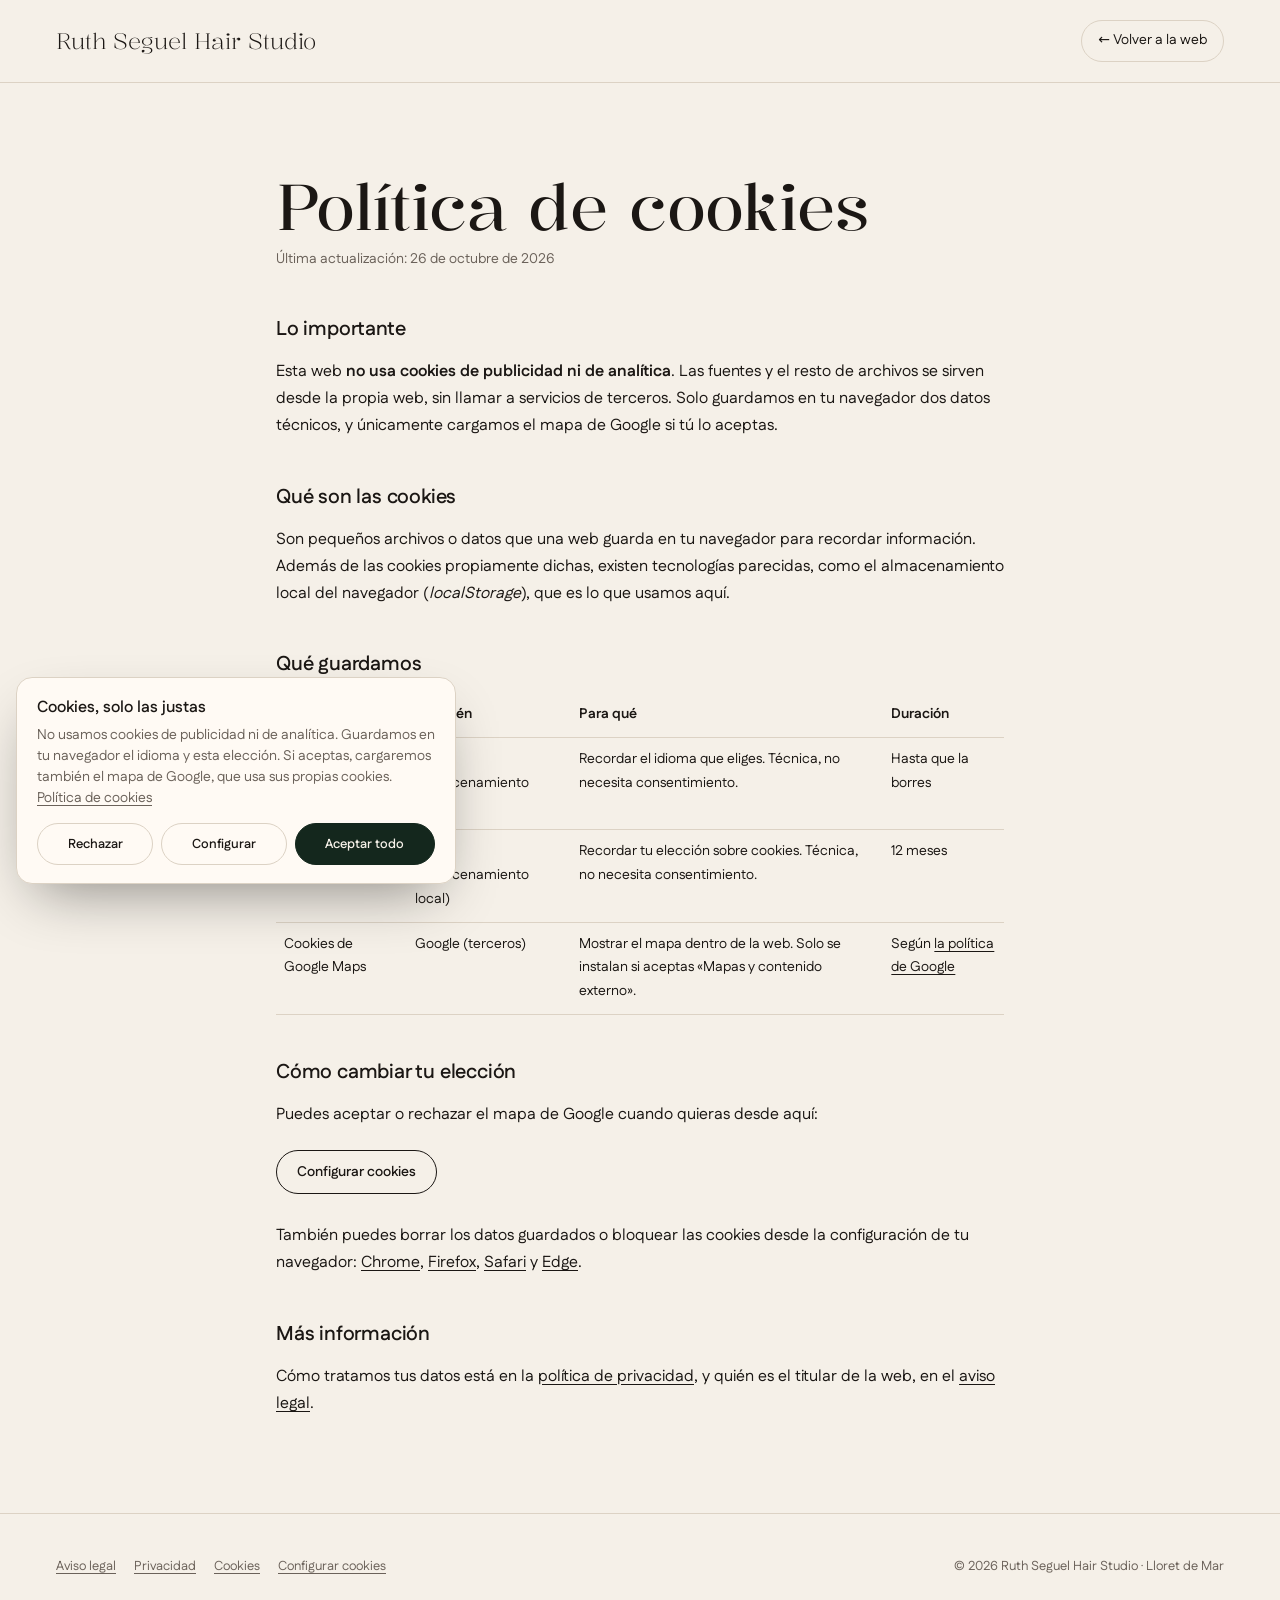
<file: cookies.html>
<!doctype html>
<html lang="es">
<head>
<meta charset="utf-8">
<meta name="viewport" content="width=device-width, initial-scale=1, viewport-fit=cover">
<title>Política de cookies · Ruth Seguel Hair Studio</title>
<meta name="robots" content="noindex, follow">
<meta name="theme-color" content="#14271d">
<link rel="icon" href="assets/favicon.svg" type="image/svg+xml">
<link rel="stylesheet" href="css/fonts.css">
<link rel="stylesheet" href="css/style.css">
<link rel="stylesheet" href="css/legal.css">
</head>
<body class="legal-page">
<header class="legal-top">
  <a class="legal-brand" href="./">Ruth Seguel Hair Studio</a>
  <a class="legal-back" href="./">&larr; Volver a la web</a>
</header>
<main class="legal">
  <h1>Política de cookies</h1>
  <p class="upd">Última actualización: 26 de octubre de 2026</p>

  <h2>Lo importante</h2>
  <p>Esta web <strong>no usa cookies de publicidad ni de analítica</strong>. Las fuentes y el resto de archivos se sirven desde la propia web, sin llamar a servicios de terceros. Solo guardamos en tu navegador dos datos técnicos, y únicamente cargamos el mapa de Google si tú lo aceptas.</p>

  <h2>Qué son las cookies</h2>
  <p>Son pequeños archivos o datos que una web guarda en tu navegador para recordar información. Además de las cookies propiamente dichas, existen tecnologías parecidas, como el almacenamiento local del navegador (<em>localStorage</em>), que es lo que usamos aquí.</p>

  <h2>Qué guardamos</h2>
  <table>
    <thead><tr><th>Nombre</th><th>De quién</th><th>Para qué</th><th>Duración</th></tr></thead>
    <tbody>
      <tr><td>ruth-seguel-hair-studio-lang</td><td>Propia (almacenamiento local)</td><td>Recordar el idioma que eliges. Técnica, no necesita consentimiento.</td><td>Hasta que la borres</td></tr>
      <tr><td>ruth-seguel-hair-studio-consent</td><td>Propia (almacenamiento local)</td><td>Recordar tu elección sobre cookies. Técnica, no necesita consentimiento.</td><td>12 meses</td></tr>
      <tr><td>Cookies de Google Maps</td><td>Google (terceros)</td><td>Mostrar el mapa dentro de la web. Solo se instalan si aceptas «Mapas y contenido externo».</td><td>Según <a href="https://policies.google.com/technologies/cookies?hl=es" target="_blank" rel="noopener">la política de Google</a></td></tr>
    </tbody>
  </table>

  <h2>Cómo cambiar tu elección</h2>
  <p>Puedes aceptar o rechazar el mapa de Google cuando quieras desde aquí:</p>
  <button type="button" class="legal-btn" data-cookies-open>Configurar cookies</button>
  <p>También puedes borrar los datos guardados o bloquear las cookies desde la configuración de tu navegador:
    <a href="https://support.google.com/chrome/answer/95647?hl=es" target="_blank" rel="noopener">Chrome</a>,
    <a href="https://support.mozilla.org/es/kb/Borrar%20cookies" target="_blank" rel="noopener">Firefox</a>,
    <a href="https://support.apple.com/es-es/guide/safari/sfri11471/mac" target="_blank" rel="noopener">Safari</a> y
    <a href="https://support.microsoft.com/es-es/microsoft-edge/eliminar-las-cookies-en-microsoft-edge-63947406-40ac-c3b8-57b9-2a946a29ae09" target="_blank" rel="noopener">Edge</a>.</p>

  <h2>Más información</h2>
  <p>Cómo tratamos tus datos está en la <a href="privacidad.html">política de privacidad</a>, y quién es el titular de la web, en el <a href="aviso-legal.html">aviso legal</a>.</p>
</main>
<footer class="legal-foot">
  <nav class="legal-links" aria-label="Información legal">
    <a href="aviso-legal.html">Aviso legal</a>
    <a href="privacidad.html">Privacidad</a>
    <a href="cookies.html" aria-current="page">Cookies</a>
    <button type="button" data-cookies-open>Configurar cookies</button>
  </nav>
  <p>© 2026 Ruth Seguel Hair Studio · Lloret de Mar</p>
</footer>
<script src="js/consent.js" data-site="ruth-seguel-hair-studio"></script>
</body>
</html>
</file>
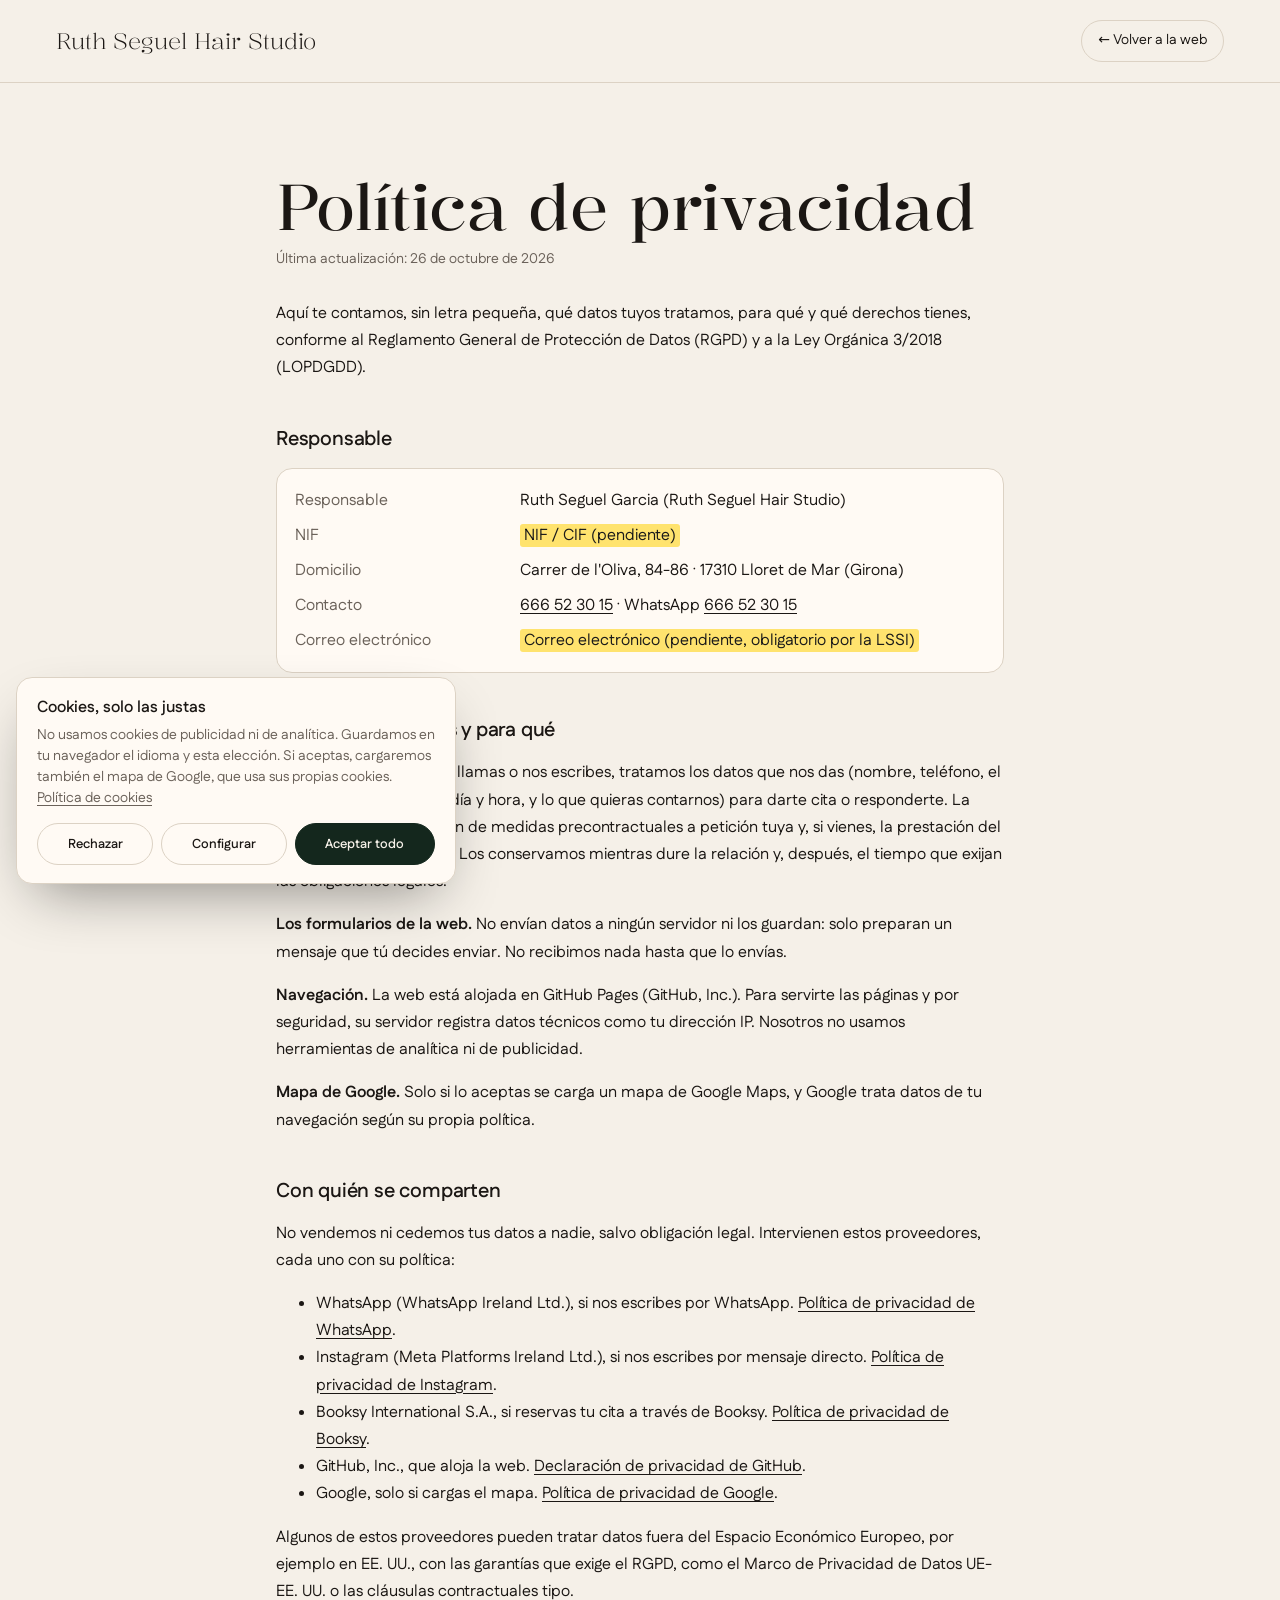
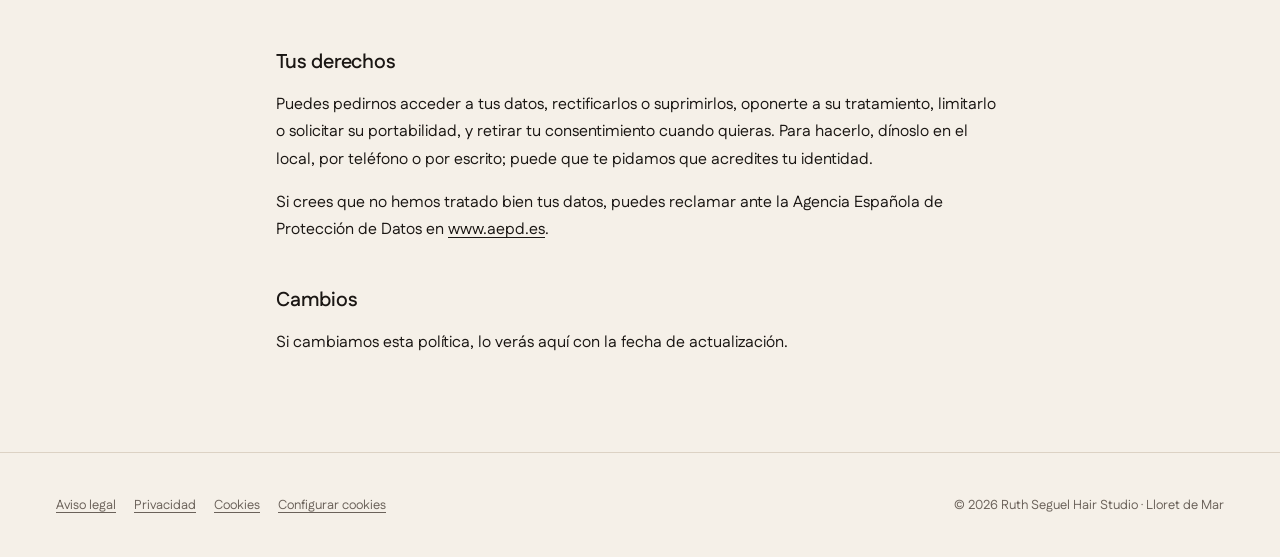
<file: privacidad.html>
<!doctype html>
<html lang="es">
<head>
<meta charset="utf-8">
<meta name="viewport" content="width=device-width, initial-scale=1, viewport-fit=cover">
<title>Política de privacidad · Ruth Seguel Hair Studio</title>
<meta name="robots" content="noindex, follow">
<meta name="theme-color" content="#14271d">
<link rel="icon" href="assets/favicon.svg" type="image/svg+xml">
<link rel="stylesheet" href="css/fonts.css">
<link rel="stylesheet" href="css/style.css">
<link rel="stylesheet" href="css/legal.css">
</head>
<body class="legal-page">
<header class="legal-top">
  <a class="legal-brand" href="./">Ruth Seguel Hair Studio</a>
  <a class="legal-back" href="./">&larr; Volver a la web</a>
</header>
<main class="legal">
  <h1>Política de privacidad</h1>
  <p class="upd">Última actualización: 26 de octubre de 2026</p>
  <p>Aquí te contamos, sin letra pequeña, qué datos tuyos tratamos, para qué y qué derechos tienes, conforme al Reglamento General de Protección de Datos (RGPD) y a la Ley Orgánica 3/2018 (LOPDGDD).</p>

  <h2>Responsable</h2>
  <dl>
    <dt>Responsable</dt><dd>Ruth Seguel Garcia (Ruth Seguel Hair Studio)</dd>
    <dt>NIF</dt><dd><mark>NIF / CIF (pendiente)</mark></dd>
    <dt>Domicilio</dt><dd>Carrer de l'Oliva, 84-86 · 17310 Lloret de Mar (Girona)</dd>
    <dt>Contacto</dt><dd><a href="tel:+34666523015">666 52 30 15</a> · WhatsApp <a href="https://wa.me/34666523015">666 52 30 15</a></dd>
    <dt>Correo electrónico</dt><dd><mark>Correo electrónico (pendiente, obligatorio por la LSSI)</mark></dd>
  </dl>

  <h2>Qué datos tratamos y para qué</h2>
  <p><strong>Citas y consultas.</strong> Si nos llamas o nos escribes, tratamos los datos que nos das (nombre, teléfono, el servicio que te interesa, día y hora, y lo que quieras contarnos) para darte cita o responderte. La base legal es la aplicación de medidas precontractuales a petición tuya y, si vienes, la prestación del servicio (art. 6.1.b RGPD). Los conservamos mientras dure la relación y, después, el tiempo que exijan las obligaciones legales.</p>
  <p><strong>Los formularios de la web.</strong> No envían datos a ningún servidor ni los guardan: solo preparan un mensaje que tú decides enviar. No recibimos nada hasta que lo envías.</p>
  <p><strong>Navegación.</strong> La web está alojada en GitHub Pages (GitHub, Inc.). Para servirte las páginas y por seguridad, su servidor registra datos técnicos como tu dirección IP. Nosotros no usamos herramientas de analítica ni de publicidad.</p>
  <p><strong>Mapa de Google.</strong> Solo si lo aceptas se carga un mapa de Google Maps, y Google trata datos de tu navegación según su propia política.</p>

  <h2>Con quién se comparten</h2>
  <p>No vendemos ni cedemos tus datos a nadie, salvo obligación legal. Intervienen estos proveedores, cada uno con su política:</p>
  <ul>
    <li>WhatsApp (WhatsApp Ireland Ltd.), si nos escribes por WhatsApp. <a href="https://www.whatsapp.com/legal/privacy-policy-eea" target="_blank" rel="noopener">Política de privacidad de WhatsApp</a>.</li>
    <li>Instagram (Meta Platforms Ireland Ltd.), si nos escribes por mensaje directo. <a href="https://privacycenter.instagram.com/policy" target="_blank" rel="noopener">Política de privacidad de Instagram</a>.</li>
    <li>Booksy International S.A., si reservas tu cita a través de Booksy. <a href="https://booksy.com/es-es/p/privacy-policy" target="_blank" rel="noopener">Política de privacidad de Booksy</a>.</li>
    <li>GitHub, Inc., que aloja la web. <a href="https://docs.github.com/es/site-policy/privacy-policies/github-general-privacy-statement" target="_blank" rel="noopener">Declaración de privacidad de GitHub</a>.</li>
    <li>Google, solo si cargas el mapa. <a href="https://policies.google.com/privacy?hl=es" target="_blank" rel="noopener">Política de privacidad de Google</a>.</li>
  </ul>
  <p>Algunos de estos proveedores pueden tratar datos fuera del Espacio Económico Europeo, por ejemplo en EE. UU., con las garantías que exige el RGPD, como el Marco de Privacidad de Datos UE-EE. UU. o las cláusulas contractuales tipo.</p>

  <h2>Tus derechos</h2>
  <p>Puedes pedirnos acceder a tus datos, rectificarlos o suprimirlos, oponerte a su tratamiento, limitarlo o solicitar su portabilidad, y retirar tu consentimiento cuando quieras. Para hacerlo, dínoslo en el local, por teléfono o por escrito; puede que te pidamos que acredites tu identidad.</p>
  <p>Si crees que no hemos tratado bien tus datos, puedes reclamar ante la Agencia Española de Protección de Datos en <a href="https://www.aepd.es/" target="_blank" rel="noopener">www.aepd.es</a>.</p>

  <h2>Cambios</h2>
  <p>Si cambiamos esta política, lo verás aquí con la fecha de actualización.</p>
</main>
<footer class="legal-foot">
  <nav class="legal-links" aria-label="Información legal">
    <a href="aviso-legal.html">Aviso legal</a>
    <a href="privacidad.html" aria-current="page">Privacidad</a>
    <a href="cookies.html">Cookies</a>
    <button type="button" data-cookies-open>Configurar cookies</button>
  </nav>
  <p>© 2026 Ruth Seguel Hair Studio · Lloret de Mar</p>
</footer>
<script src="js/consent.js" data-site="ruth-seguel-hair-studio"></script>
</body>
</html>
</file>
<file: css/fonts.css>
/* Fuentes alojadas en la propia web (sin llamadas a Google) */
@font-face {
  font-family: 'Fustat';
  font-style: normal;
  font-weight: 300 700;
  font-display: swap;
  src: url(../assets/fonts/fustat-normal-300-700-latin-ext.woff2) format('woff2');
  unicode-range: U+0100-02BA, U+02BD-02C5, U+02C7-02CC, U+02CE-02D7, U+02DD-02FF, U+0304, U+0308, U+0329, U+1D00-1DBF, U+1E00-1E9F, U+1EF2-1EFF, U+2020, U+20A0-20AB, U+20AD-20C4, U+2113, U+2C60-2C7F, U+A720-A7FF;
}
@font-face {
  font-family: 'Fustat';
  font-style: normal;
  font-weight: 300 700;
  font-display: swap;
  src: url(../assets/fonts/fustat-normal-300-700-latin.woff2) format('woff2');
  unicode-range: U+0000-00FF, U+0131, U+0152-0153, U+02BB-02BC, U+02C6, U+02DA, U+02DC, U+0304, U+0308, U+0329, U+2000-206F, U+20AC, U+2122, U+2191, U+2193, U+2212, U+2215, U+FEFF, U+FFFD;
}
@font-face {
  font-family: 'Kalnia';
  font-style: normal;
  font-weight: 200 700;
  font-stretch: 100%;
  font-display: swap;
  src: url(../assets/fonts/kalnia-normal-200-700-latin-ext.woff2) format('woff2');
  unicode-range: U+0100-02BA, U+02BD-02C5, U+02C7-02CC, U+02CE-02D7, U+02DD-02FF, U+0304, U+0308, U+0329, U+1D00-1DBF, U+1E00-1E9F, U+1EF2-1EFF, U+2020, U+20A0-20AB, U+20AD-20C4, U+2113, U+2C60-2C7F, U+A720-A7FF;
}
@font-face {
  font-family: 'Kalnia';
  font-style: normal;
  font-weight: 200 700;
  font-stretch: 100%;
  font-display: swap;
  src: url(../assets/fonts/kalnia-normal-200-700-latin.woff2) format('woff2');
  unicode-range: U+0000-00FF, U+0131, U+0152-0153, U+02BB-02BC, U+02C6, U+02DA, U+02DC, U+0304, U+0308, U+0329, U+2000-206F, U+20AC, U+2122, U+2191, U+2193, U+2212, U+2215, U+FEFF, U+FFFD;
}
</file>
<file: css/style.css>
/* Ruth Seguel Hair Studio · «Brillo»: luz que recorre el pelo. Verde seto + leche + coral gloss */
:root {
  --hedge: #14271d; --hedge-2: #1d3628; --milk: #f5f0e8; --milk-2: #ebe3d6; --blush: #ecd7cc; --ink: #1b1714; --mute: #6b625a;
  --gloss: #e0684b; --gloss-ink: #fff8f2;
  --f-d: "Kalnia", Georgia, serif; --f-b: "Fustat", system-ui, sans-serif;
  --ease: cubic-bezier(.22, .9, .25, 1); --ease-in: cubic-bezier(.6, 0, .8, .2);
  --r: 16px;
  /* variables para cookies y páginas legales */
  --c-bg: var(--milk); --c-card: #fffaf4; --c-ink: var(--ink); --c-mute: var(--mute); --c-line: #dcd2c4; --c-acc: var(--hedge); --c-acc-ink: var(--milk);
}
*, *::before, *::after { box-sizing: border-box; }
html { -webkit-text-size-adjust: 100%; }
body { margin: 0; background: var(--milk); color: var(--ink); font: 400 17px/1.6 var(--f-b); -webkit-font-smoothing: antialiased; overflow-x: hidden; }
img { max-width: 100%; height: auto; display: block; }
a { color: inherit; }
button { font: inherit; color: inherit; cursor: pointer; }
::selection { background: var(--gloss); color: var(--gloss-ink); }
:focus-visible { outline: 2px solid var(--gloss); outline-offset: 3px; }
.skip { position: absolute; left: 12px; top: -60px; z-index: 100; padding: 10px 16px; background: var(--hedge); color: var(--milk); border-radius: 999px; }
.skip:focus { top: 12px; }
h1, h2, h3 { font-family: var(--f-d); font-weight: 300; margin: 0; letter-spacing: -.01em; }
h2 { font-size: clamp(38px, 6.2vw, 84px); line-height: 1.02; }
.split .w { display: inline-block; overflow: hidden; vertical-align: top; padding-bottom: .08em; margin-bottom: -.08em; }
.split .w > span { display: inline-block; }

/* ---------- botones ---------- */
.btn { display: inline-flex; align-items: center; justify-content: center; min-height: 50px; padding: 0 26px; border-radius: 999px; background: var(--hedge); color: var(--milk); text-decoration: none; font-weight: 600; font-size: 15px; border: 1px solid var(--hedge); position: relative; overflow: hidden; isolation: isolate; }
.btn::after { content: ""; position: absolute; inset: 0; z-index: -1; background: linear-gradient(105deg, transparent 35%, rgba(255,255,255,.35) 50%, transparent 65%); translate: -120% 0; }
.btn-line { background: transparent; color: var(--ink); border-color: currentColor; }
.btn-light { background: var(--milk); color: var(--hedge); border-color: var(--milk); }
.btn-sm { min-height: 40px; padding: 0 18px; font-size: 14px; }
@media (hover: hover) and (pointer: fine) {
  .btn::after { transition: translate .8s var(--ease); }
  .btn:hover::after { translate: 120% 0; }
  .btn { transition: background .3s, color .3s; }
  .btn-line:hover { background: var(--ink); color: var(--milk); border-color: var(--ink); }
}

/* ---------- loader ---------- */
.loader { position: fixed; inset: 0; z-index: 500; display: grid; place-content: center; text-align: center; background: var(--hedge); color: var(--milk); }
.loader-name { margin: 0; font: 200 clamp(56px, 13vw, 180px)/.95 var(--f-d); letter-spacing: -.02em;
  background: linear-gradient(100deg, #5d6f63 0%, #5d6f63 38%, #fffaf2 48%, #ffd9c9 52%, #5d6f63 62%, #5d6f63 100%) 0 0 / 300% 100%; -webkit-background-clip: text; background-clip: text; color: transparent; }
.loader-sub { margin: 18px 0 0; font-size: 13px; letter-spacing: .3em; text-transform: uppercase; opacity: .7; }
.no-js .loader, .ready .loader { display: none; }

/* ---------- cabecera ---------- */
.top { position: fixed; z-index: 50; inset: 0 0 auto; display: flex; align-items: center; justify-content: space-between; gap: 20px; padding: 14px clamp(16px, 4vw, 48px); transition: background .4s, box-shadow .4s, translate .5s var(--ease); background: color-mix(in srgb, var(--milk) 94%, transparent); backdrop-filter: blur(14px) saturate(1.2); }
.top.solid { background: color-mix(in srgb, var(--milk) 88%, transparent); backdrop-filter: blur(14px) saturate(1.2); box-shadow: 0 1px 0 #0000000f; }
.top.hide { translate: 0 -110%; }
.brand { display: flex; flex-direction: column; text-decoration: none; line-height: 1; }
.brand-r { font: 400 24px/1 var(--f-d); }
.brand-s { font-size: 10px; letter-spacing: .32em; text-transform: uppercase; margin-top: 4px; color: var(--mute); }
.nav { display: flex; gap: 26px; font-size: 14px; }
.nav a { text-decoration: none; position: relative; }
.nav a::after { content: ""; position: absolute; left: 0; right: 0; bottom: -4px; height: 1px; background: currentColor; scale: 0 1; transform-origin: right; transition: scale .5s var(--ease); }
@media (hover: hover) and (pointer: fine) { .nav a:hover::after { scale: 1 1; transform-origin: left; } }
.top-r { display: flex; align-items: center; gap: 12px; }
.langs { display: flex; border: 1px solid #00000022; border-radius: 999px; padding: 3px; }
.langs button { border: 0; background: none; min-width: 36px; min-height: 32px; border-radius: 999px; font-size: 12px; font-weight: 600; }
.langs button[aria-pressed="true"] { background: var(--ink); color: var(--milk); }
@media (max-width: 960px) { .nav { display: none; } }

/* ---------- portada ---------- */
.hero { min-height: 100svh; display: grid; grid-template-columns: 1.05fr 1fr; align-items: stretch; background: var(--milk); }
.hero-txt { padding: clamp(110px, 16vh, 170px) clamp(16px, 5vw, 72px) 60px; display: flex; flex-direction: column; justify-content: center; }
.hero-rate { margin: 0 0 22px; font-size: 14px; color: var(--mute); }
.stars { color: var(--gloss); letter-spacing: 2px; }
.hero-h { font-size: clamp(46px, min(6.2vw, 10.5vh), 96px); line-height: .98; font-weight: 200; max-width: 12ch; }
.hero-p { max-width: 46ch; font-size: clamp(17px, 1.4vw, 19px); color: #3b342e; margin: 28px 0 32px; }
.hero-cta { display: flex; flex-wrap: wrap; gap: 12px; }
.hero-facts { list-style: none; padding: 0; margin: 48px 0 0; display: grid; grid-template-columns: repeat(3, auto); justify-content: start; gap: 28px; border-top: 1px solid #00000018; padding-top: 22px; }
.hero-facts b { display: block; font-weight: 600; font-size: 15px; }
.hero-facts span { font-size: 13px; color: var(--mute); }
.hero-img { position: relative; margin: 0; overflow: hidden; background: var(--hedge); }
.hero-img img { width: 100%; height: 100%; object-fit: cover; object-position: 50% 30%; }
.hero-img figcaption { position: absolute; left: 20px; bottom: 20px; right: 20px; color: var(--milk); font-size: 13px; text-shadow: 0 1px 8px #0008; }
@media (max-width: 900px) {
  .hero { grid-template-columns: 1fr; }
  .hero-img { height: 62svh; order: -1; }
  .hero-txt { padding-top: 40px; }
  .hero-facts { grid-template-columns: 1fr 1fr; }
}

/* ---------- brillo (luz que sigue al cursor / barrido) ---------- */
.gloss { position: relative; overflow: hidden; }
.gloss::after { content: ""; position: absolute; inset: 0; pointer-events: none; mix-blend-mode: soft-light; opacity: 0; transition: opacity .5s;
  background: radial-gradient(42% 60% at var(--mx, 50%) var(--my, 30%), rgba(255,255,255,.95), rgba(255,240,230,.35) 40%, transparent 70%); }
.gloss.lit::after { opacity: 1; }
.gloss::before { content: ""; position: absolute; inset: -20% -60%; z-index: 1; pointer-events: none; mix-blend-mode: soft-light;
  background: linear-gradient(100deg, transparent 40%, rgba(255,255,255,.9) 49%, rgba(255,226,210,.6) 52%, transparent 60%); translate: -70% 0; }
.gloss.sweep::before { animation: sweep 1.8s var(--ease) forwards; }
.gloss-auto::before { animation: sweep 5.5s var(--ease) 2.6s infinite; }
@keyframes sweep { to { translate: 70% 0; } }

/* ---------- cabeceras de sección ---------- */
section { position: relative; }
.sec-head { padding: 0 clamp(16px, 5vw, 72px); max-width: 1200px; }
.sec-head p { max-width: 52ch; color: var(--mute); font-size: 18px; margin: 20px 0 0; }
.sec-head-row { display: flex; flex-wrap: wrap; align-items: end; justify-content: space-between; gap: 18px 40px; max-width: none; }
.sec-head-row p { margin: 0; }

/* ---------- método ---------- */
.metodo { padding: clamp(90px, 14vw, 170px) 0 clamp(70px, 10vw, 120px); background: var(--hedge); color: var(--milk); }
.metodo .sec-head p { color: #c7d0c9; }
.steps { list-style: none; margin: 70px 0 0; padding: 0 clamp(16px, 5vw, 72px); display: grid; grid-template-columns: repeat(4, 1fr); gap: 0; counter-reset: s; }
.step { padding: 28px 28px 34px 0; border-top: 1px solid #ffffff2e; position: relative; }
.step::before { content: ""; position: absolute; top: -1px; left: 0; height: 1px; width: 100%; background: var(--gloss); scale: var(--p, 0) 1; transform-origin: left; }
.step-n { font: 200 64px/1 var(--f-d); color: var(--blush); display: block; margin-bottom: 22px; }
.step h3 { font-size: 30px; margin-bottom: 10px; font-weight: 400; }
.step p { margin: 0; color: #c7d0c9; font-size: 16px; max-width: 30ch; }
.metodo-q { margin: 80px clamp(16px, 5vw, 72px) 0; max-width: 900px; }
.metodo-q p { margin: 0; font: 300 clamp(24px, 3vw, 38px)/1.3 var(--f-d); }
.metodo-q cite { display: block; margin-top: 18px; font-style: normal; font-size: 14px; color: #c7d0c9; }
@media (max-width: 900px) { .steps { grid-template-columns: 1fr 1fr; } }
@media (max-width: 560px) { .steps { grid-template-columns: 1fr; } .step { padding-right: 0; } }

/* ---------- galería ---------- */
.galeria { padding: clamp(90px, 13vw, 160px) 0 clamp(60px, 8vw, 100px); }
.gal-tip { color: var(--mute); font-size: 15px; }
.tip-touch { display: none; }
@media (hover: none), (pointer: coarse) { .tip-fine { display: none; } .tip-touch { display: inline; } }
.gal { margin-top: 50px; padding: 0 clamp(16px, 4vw, 48px); display: grid; grid-template-columns: repeat(4, 1fr); grid-auto-rows: clamp(180px, 18vw, 260px); grid-auto-flow: dense; gap: 14px; }
.g { margin: 0; border-radius: var(--r); background: var(--milk-2); }
.g img { width: 100%; height: 100%; object-fit: cover; scale: 1.06; }
.g-tall { grid-row: span 2; }
.g figcaption { position: absolute; z-index: 2; left: 12px; bottom: 12px; padding: 6px 12px; border-radius: 999px; background: #14271dcc; color: var(--milk); font-size: 12px; backdrop-filter: blur(6px); }
@media (max-width: 900px) { .gal { grid-template-columns: repeat(2, 1fr); grid-auto-rows: 200px; } }

/* ---------- plan de color ---------- */
.plan { padding: clamp(90px, 12vw, 150px) clamp(16px, 5vw, 72px); background: var(--blush); }
.plan-in { display: grid; grid-template-columns: 1.1fr 1fr; gap: clamp(30px, 5vw, 80px); align-items: start; max-width: 1300px; margin: 0 auto; }
.plan-l > p { color: #5a4c44; font-size: 18px; max-width: 46ch; margin: 20px 0 36px; }
.pq fieldset { border: 0; padding: 0; margin: 0 0 28px; }
.pq legend { display: flex; align-items: center; gap: 12px; font-weight: 600; font-size: 17px; margin-bottom: 14px; }
.pq legend span:first-child { display: grid; place-items: center; width: 30px; height: 30px; border-radius: 50%; background: var(--hedge); color: var(--milk); font-size: 13px; }
.opts { display: flex; flex-wrap: wrap; gap: 10px; }
.opts label { position: relative; }
.opts input { position: absolute; opacity: 0; inset: 0; margin: 0; cursor: pointer; }
.opts span { display: inline-flex; align-items: center; min-height: 46px; padding: 0 18px; border-radius: 999px; border: 1px solid #1b171433; background: #fffaf4aa; font-size: 15px; transition: background .3s, color .3s, border-color .3s; }
.opts input:checked + span { background: var(--ink); color: var(--milk); border-color: var(--ink); }
.opts input:focus-visible + span { outline: 2px solid var(--gloss); outline-offset: 2px; }
@media (hover: hover) and (pointer: fine) { .opts label:hover span { border-color: var(--ink); } }
.plan-r { position: sticky; top: 100px; display: grid; grid-template-columns: 70px 1fr; gap: 18px; }
.swatch { border-radius: 40px; overflow: hidden; position: relative; min-height: 100%; background: var(--sw, linear-gradient(#3a2a22, #6b4a38)); transition: background .9s var(--ease); box-shadow: inset 0 0 0 1px #0000001a; }
.swatch::before { content: ""; position: absolute; inset: 0; background: repeating-linear-gradient(90deg, rgba(255,255,255,.06) 0 2px, transparent 2px 5px); }
.swatch i { position: absolute; inset: -30% 0; background: linear-gradient(180deg, transparent 38%, rgba(255,255,255,.75) 50%, transparent 62%); mix-blend-mode: soft-light; animation: shine 3.6s var(--ease) infinite; }
@keyframes shine { from { translate: 0 -60%; } to { translate: 0 60%; } }
.card { background: #fffaf4; border-radius: 24px; padding: clamp(22px, 3vw, 34px); box-shadow: 0 30px 70px -40px #14271d88; }
.card-k { margin: 0 0 14px; font: 300 30px/1 var(--f-d); }
.card-list { list-style: none; margin: 0; padding: 0; }
.card-list li { display: grid; grid-template-columns: 1fr auto; gap: 4px 16px; padding: 14px 0; border-bottom: 1px solid #e6dccf; }
.card-list b { font-weight: 600; }
.card-list small { grid-column: 1 / -1; color: var(--mute); font-size: 14px; line-height: 1.45; }
.card-list .pr { font-weight: 600; white-space: nowrap; }
.card-tot { display: grid; grid-template-columns: 1fr 1fr; gap: 12px; margin: 20px 0 12px; }
.card-tot div { background: var(--milk); border-radius: 14px; padding: 14px 16px; }
.card-tot span { display: block; font-size: 13px; color: var(--mute); }
.card-tot b { font: 400 28px/1.1 var(--f-d); }
.card-note { margin: 0 0 18px; font-size: 15px; color: #5a4c44; min-height: 1.5em; }
.card-cta { display: flex; flex-wrap: wrap; gap: 10px; }
.card-small { margin: 14px 0 0; font-size: 12.5px; color: var(--mute); }
@media (max-width: 900px) { .plan-in { grid-template-columns: 1fr; } .plan-r { position: static; grid-template-columns: 44px 1fr; } }

/* ---------- precios ---------- */
.precios { padding: clamp(90px, 13vw, 160px) 0; }
.tabs { display: flex; gap: 8px; padding: 40px clamp(16px, 5vw, 72px) 0; overflow-x: auto; scrollbar-width: none; }
.tabs::-webkit-scrollbar { display: none; }
.tab { flex: none; min-height: 44px; padding: 0 18px; border-radius: 999px; border: 1px solid #1b171433; background: none; font-size: 14px; font-weight: 600; transition: background .3s, color .3s; }
.tab[aria-selected="true"] { background: var(--hedge); color: var(--milk); border-color: var(--hedge); }
.menu { margin: 30px clamp(16px, 5vw, 72px) 0; display: grid; grid-template-columns: 1fr 1fr; gap: 0 60px; }
.mi { display: grid; grid-template-columns: 1fr auto; gap: 2px 20px; padding: 18px 0; border-bottom: 1px solid #00000014; }
.mi b { font-weight: 600; font-size: 17px; }
.mi .pr { font: 400 22px/1.2 var(--f-d); white-space: nowrap; }
.mi small { grid-column: 1 / -1; color: var(--mute); font-size: 14px; }
@media (max-width: 800px) { .menu { grid-template-columns: 1fr; } }

/* ---------- novias ---------- */
.novias { background: var(--hedge); color: var(--milk); display: grid; grid-template-columns: 1.2fr 1fr; gap: clamp(30px, 5vw, 70px); padding: clamp(90px, 12vw, 150px) clamp(16px, 5vw, 72px); align-items: center; overflow: hidden; }
.nv-imgs { position: relative; height: clamp(420px, 52vw, 640px); }
.nv-imgs img { position: absolute; object-fit: cover; border-radius: var(--r); box-shadow: 0 30px 60px -30px #000c; }
.nv-a { width: 62%; height: 78%; left: 0; top: 0; }
.nv-b { width: 46%; height: 52%; right: 0; top: 12%; }
.nv-c { width: 44%; height: 40%; left: 30%; bottom: 0; }
.nv-txt p { color: #c7d0c9; font-size: 18px; max-width: 44ch; margin: 22px 0 26px; }
.nv-list { list-style: none; padding: 0; margin: 0 0 32px; }
.nv-list li, .mn-list li { display: flex; justify-content: space-between; gap: 16px; padding: 13px 0; border-bottom: 1px solid #ffffff22; }
.nv-list b { font-weight: 600; white-space: nowrap; }
@media (max-width: 900px) { .novias { grid-template-columns: 1fr; } .nv-imgs { height: 420px; } }

/* ---------- manos ---------- */
.manos { display: grid; grid-template-columns: 1fr 1fr; gap: clamp(30px, 5vw, 70px); padding: clamp(90px, 12vw, 150px) clamp(16px, 5vw, 72px); align-items: center; }
.mn-txt p { color: var(--mute); font-size: 18px; max-width: 44ch; margin: 22px 0 26px; }
.mn-list { list-style: none; padding: 0; margin: 0 0 30px; }
.mn-list li { border-color: #00000014; }
.mn-list b { font-weight: 600; }
.mn-q p { margin: 0; font: 300 22px/1.4 var(--f-d); }
.mn-q { margin: 0; }
.mn-q cite { display: block; margin-top: 10px; font-style: normal; font-size: 13px; color: var(--mute); }
.mn-imgs { display: grid; grid-template-columns: 1fr 1fr; gap: 14px; }
.mn-imgs img { border-radius: var(--r); aspect-ratio: 3 / 4; object-fit: cover; width: 100%; }
.mn-imgs img:last-child { margin-top: 60px; }
@media (max-width: 900px) { .manos { grid-template-columns: 1fr; } }

/* ---------- reseñas ---------- */
.resenas { padding: clamp(90px, 12vw, 150px) 0; background: var(--milk-2); overflow: hidden; }
.rs { margin-top: 50px; padding: 0 clamp(16px, 5vw, 72px); columns: 3 300px; column-gap: 16px; }
.r { break-inside: avoid; margin: 0 0 16px; padding: 28px; background: #fffaf4; border-radius: 20px; display: flex; flex-direction: column; justify-content: space-between; gap: 22px; }
.r blockquote { margin: 0; font: 300 21px/1.4 var(--f-d); }
.r figcaption { font-size: 14px; color: var(--mute); }

/* ---------- visita ---------- */
.visita { display: grid; grid-template-columns: 1fr 1.1fr; gap: clamp(30px, 5vw, 70px); padding: clamp(90px, 12vw, 150px) clamp(16px, 5vw, 72px); align-items: stretch; }
.now { display: inline-flex; align-items: center; gap: 10px; margin: 24px 0 8px; font-size: 15px; font-weight: 600; }
.now::before { content: ""; width: 9px; height: 9px; border-radius: 50%; background: var(--dot, #9b9087); box-shadow: 0 0 0 4px color-mix(in srgb, var(--dot, #9b9087) 25%, transparent); }
.now.open { --dot: #2f9e5b; }
.vs-dl { display: grid; grid-template-columns: 110px 1fr; gap: 14px 20px; margin: 22px 0 32px; }
.vs-dl dt { color: var(--mute); font-size: 14px; }
.vs-dl dd { margin: 0; }
.vs-cta { display: flex; flex-wrap: wrap; gap: 12px; }
.vs-map { min-height: 420px; }
@media (max-width: 900px) { .visita { grid-template-columns: 1fr; } }

/* ---------- pie ---------- */
.foot { background: var(--hedge); color: var(--milk); padding: 40px clamp(16px, 5vw, 72px) 30px; overflow: hidden; }
.foot-big { font: 200 clamp(56px, 14.2vw, 230px)/.9 var(--f-d); letter-spacing: -.03em; white-space: nowrap;
  background: linear-gradient(100deg, #3d5446 0%, #3d5446 40%, #f5f0e8 50%, #3d5446 60%, #3d5446 100%) 0 0 / 300% 100%; -webkit-background-clip: text; background-clip: text; color: transparent; animation: footShine 7s linear infinite; }
@keyframes footShine { from { background-position: 100% 0; } to { background-position: 0 0; } }
.foot-row { display: flex; flex-wrap: wrap; justify-content: space-between; gap: 14px 30px; margin-top: 30px; padding-top: 22px; border-top: 1px solid #ffffff22; font-size: 13px; color: #c7d0c9; }
.foot-row p { margin: 0; }
.foot-links { display: flex; flex-wrap: wrap; gap: 6px 18px; }
.foot-links a, .foot-links button { background: none; border: 0; padding: 0; font-size: 13px; color: inherit; text-decoration: underline; text-underline-offset: 3px; }

/* legal sobre este tema */
.legal-page .legal-brand { font-weight: 300; }

@media (prefers-reduced-motion: reduce) {
  *, *::before, *::after { animation: none !important; transition-duration: .01ms !important; }
  .loader { display: none; }
}
@media (max-width: 560px) {
  .top { padding: 10px 16px; gap: 10px; }
  .brand-r { font-size: 19px; white-space: nowrap; }
  .brand-s { font-size: 8.5px; }
  .langs button { min-width: 30px; min-height: 30px; }
  .top .btn-sm { padding: 0 14px; min-height: 36px; font-size: 13px; }
}
html { overflow-x: clip; }
</file>
<file: css/legal.css>
/* Común a todas las webs del lote: aviso de cookies, panel, mapa con consentimiento y páginas legales.
   Usa las variables de cada web: --c-bg --c-card --c-ink --c-mute --c-line --c-acc --c-acc-ink --f-d --f-b --r */

/* ---------- aviso de cookies ---------- */
.ck { position: fixed; z-index: 9000; left: 16px; bottom: 16px; width: min(440px, calc(100vw - 32px)); padding: 20px 20px 18px; background: var(--c-card); color: var(--c-ink); border: 1px solid var(--c-line); border-radius: var(--r, 14px); box-shadow: 0 24px 60px -20px rgba(0,0,0,.45); font: 400 14px/1.5 var(--f-b); opacity: 0; translate: 0 24px; transition: opacity .45s cubic-bezier(.2,.8,.2,1), translate .55s cubic-bezier(.2,.8,.2,1); pointer-events: none; }
.ck.show { opacity: 1; translate: 0 0; pointer-events: auto; }
.ck-h { margin: 0 0 6px; font: 600 16px/1.3 var(--f-b); }
.ck-p { margin: 0 0 14px; color: var(--c-mute); }
.ck-p a, .ck-more a { color: inherit; text-decoration: underline; text-underline-offset: 3px; }
.ck-btns { display: flex; flex-wrap: wrap; gap: 8px; }
.ck-b { flex: 1 1 auto; min-height: 42px; padding: 0 14px; border: 1px solid var(--c-line); border-radius: 999px; background: transparent; color: var(--c-ink); font: 600 13px/1 var(--f-b); }
.ck-b.ck-main { background: var(--c-acc); border-color: var(--c-acc); color: var(--c-acc-ink); }
.ck-b:focus-visible, .ck-x:focus-visible, .cc-map-btn:focus-visible { outline: 2px solid var(--c-acc); outline-offset: 2px; }
@media (hover: hover) and (pointer: fine) { .ck-b { transition: background .25s, border-color .25s; } .ck-b:hover { border-color: var(--c-ink); } .ck-b.ck-main:hover { filter: brightness(1.08); } }

.ck-dlg { width: min(520px, calc(100vw - 32px)); padding: 0; border: 1px solid var(--c-line); border-radius: var(--r, 14px); background: var(--c-card); color: var(--c-ink); font: 400 14px/1.5 var(--f-b); }
.ck-dlg::backdrop { background: rgba(0,0,0,.55); backdrop-filter: blur(3px); }
.ck-in { padding: 22px; display: grid; gap: 14px; }
.ck-top { display: flex; align-items: center; justify-content: space-between; gap: 12px; }
.ck-ph { margin: 0; font: 600 18px/1.2 var(--f-b); }
.ck-x { width: 40px; height: 40px; border: 1px solid var(--c-line); border-radius: 50%; background: none; color: inherit; font-size: 22px; line-height: 1; }
.ck-row { display: flex; gap: 16px; align-items: center; justify-content: space-between; padding: 14px 0; border-top: 1px solid var(--c-line); }
.ck-row b { display: block; margin-bottom: 2px; }
.ck-row p { margin: 0; color: var(--c-mute); font-size: 13px; }
.ck-fixed { flex: none; font-size: 12px; color: var(--c-mute); }
.ck-sw { position: relative; flex: none; width: 46px; height: 26px; }
.ck-sw input { position: absolute; inset: 0; opacity: 0; margin: 0; }
.ck-sw i { position: absolute; inset: 0; border-radius: 99px; background: var(--c-line); transition: background .25s; }
.ck-sw i::after { content: ""; position: absolute; top: 3px; left: 3px; width: 20px; height: 20px; border-radius: 50%; background: var(--c-card); box-shadow: 0 1px 3px rgba(0,0,0,.3); transition: translate .25s cubic-bezier(.3,.7,.2,1); }
.ck-sw input:checked + i { background: var(--c-acc); }
.ck-sw input:checked + i::after { translate: 20px 0; }
.ck-sw input:focus-visible + i { outline: 2px solid var(--c-acc); outline-offset: 2px; }
.ck-more { margin: 0; font-size: 13px; color: var(--c-mute); }

/* ---------- mapa con consentimiento ---------- */
.cc-map { position: relative; overflow: hidden; border-radius: var(--r, 14px); background: var(--c-card); border: 1px solid var(--c-line); min-height: 280px; }
.cc-map iframe { position: absolute; inset: 0; width: 100%; height: 100%; border: 0; }
.cc-map-ph { position: absolute; inset: 0; display: grid; place-content: center; gap: 14px; padding: 24px; text-align: center; color: var(--c-mute); font: 400 14px/1.5 var(--f-b); }
.cc-map-ph p { margin: 0; max-width: 32ch; }
.cc-map-btn { justify-self: center; min-height: 42px; padding: 0 20px; border-radius: 999px; border: 1px solid var(--c-ink); background: none; color: var(--c-ink); font: 600 13px/1 var(--f-b); }

/* ---------- páginas legales ---------- */
.legal-page { background: var(--c-bg); color: var(--c-ink); font: 400 16px/1.7 var(--f-b); margin: 0; }
.legal-top { display: flex; align-items: center; justify-content: space-between; gap: 16px; padding: 20px clamp(16px, 5vw, 56px); border-bottom: 1px solid var(--c-line); }
.legal-brand { font: 400 22px/1 var(--f-d); color: inherit; text-decoration: none; }
.legal-back { display: inline-flex; align-items: center; gap: 8px; min-height: 42px; padding: 0 16px; border: 1px solid var(--c-line); border-radius: 999px; color: inherit; text-decoration: none; font-size: 14px; }
.legal { max-width: 760px; margin: 0 auto; padding: clamp(40px, 8vw, 90px) 16px 80px; }
.legal h1 { margin: 0 0 8px; font: 400 clamp(36px, 7vw, 64px)/1.05 var(--f-d); }
.legal h2 { margin: 44px 0 10px; font: 600 20px/1.3 var(--f-b); }
.legal .upd { color: var(--c-mute); font-size: 14px; margin: 0 0 28px; }
.legal a { color: inherit; text-underline-offset: 3px; }
.legal dl { display: grid; grid-template-columns: minmax(120px, 30%) 1fr; gap: 8px 18px; margin: 16px 0; padding: 18px; border: 1px solid var(--c-line); border-radius: var(--r, 14px); background: var(--c-card); }
.legal dt { color: var(--c-mute); }
.legal dd { margin: 0; }
.legal mark { background: #ffe36e; color: #1a1a1a; padding: 0 4px; border-radius: 3px; }
.legal table { width: 100%; border-collapse: collapse; margin: 16px 0; font-size: 14px; }
.legal th, .legal td { text-align: left; vertical-align: top; padding: 10px 8px; border-bottom: 1px solid var(--c-line); }
.legal-btn { display: inline-flex; align-items: center; min-height: 44px; padding: 0 20px; border-radius: 999px; border: 1px solid var(--c-ink); background: none; color: var(--c-ink); font: 600 14px/1 var(--f-b); margin: 6px 0 12px; }
.legal-foot { padding: 28px clamp(16px, 5vw, 56px); border-top: 1px solid var(--c-line); display: flex; flex-wrap: wrap; gap: 12px 24px; align-items: center; justify-content: space-between; font-size: 13px; color: var(--c-mute); }
.legal-links { display: flex; flex-wrap: wrap; gap: 6px 18px; }
.legal-links a, .legal-links button { color: inherit; background: none; border: 0; padding: 0; font: inherit; text-decoration: underline; text-underline-offset: 3px; }
@media (max-width: 560px) { .legal dl { grid-template-columns: 1fr; gap: 2px; } .legal dd { margin-bottom: 10px; } .legal table { display: block; overflow-x: auto; } }
</file>
